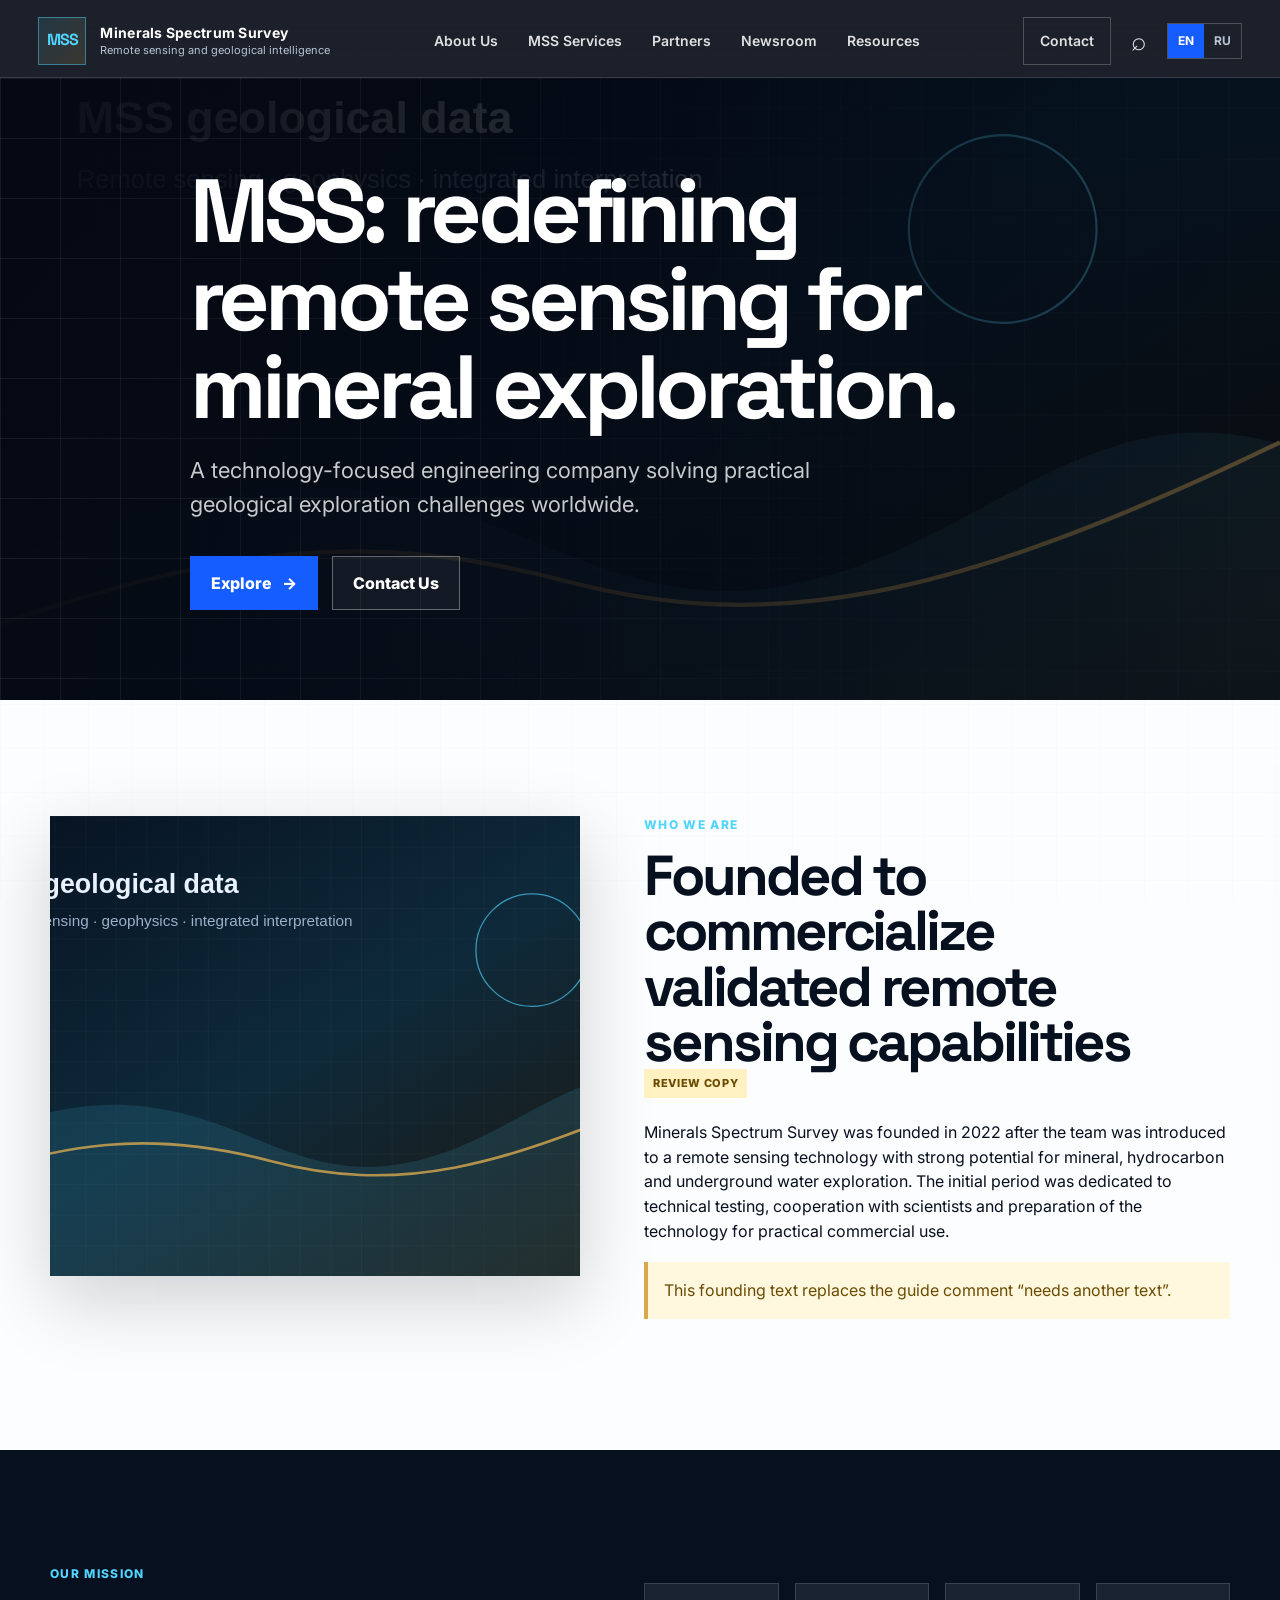
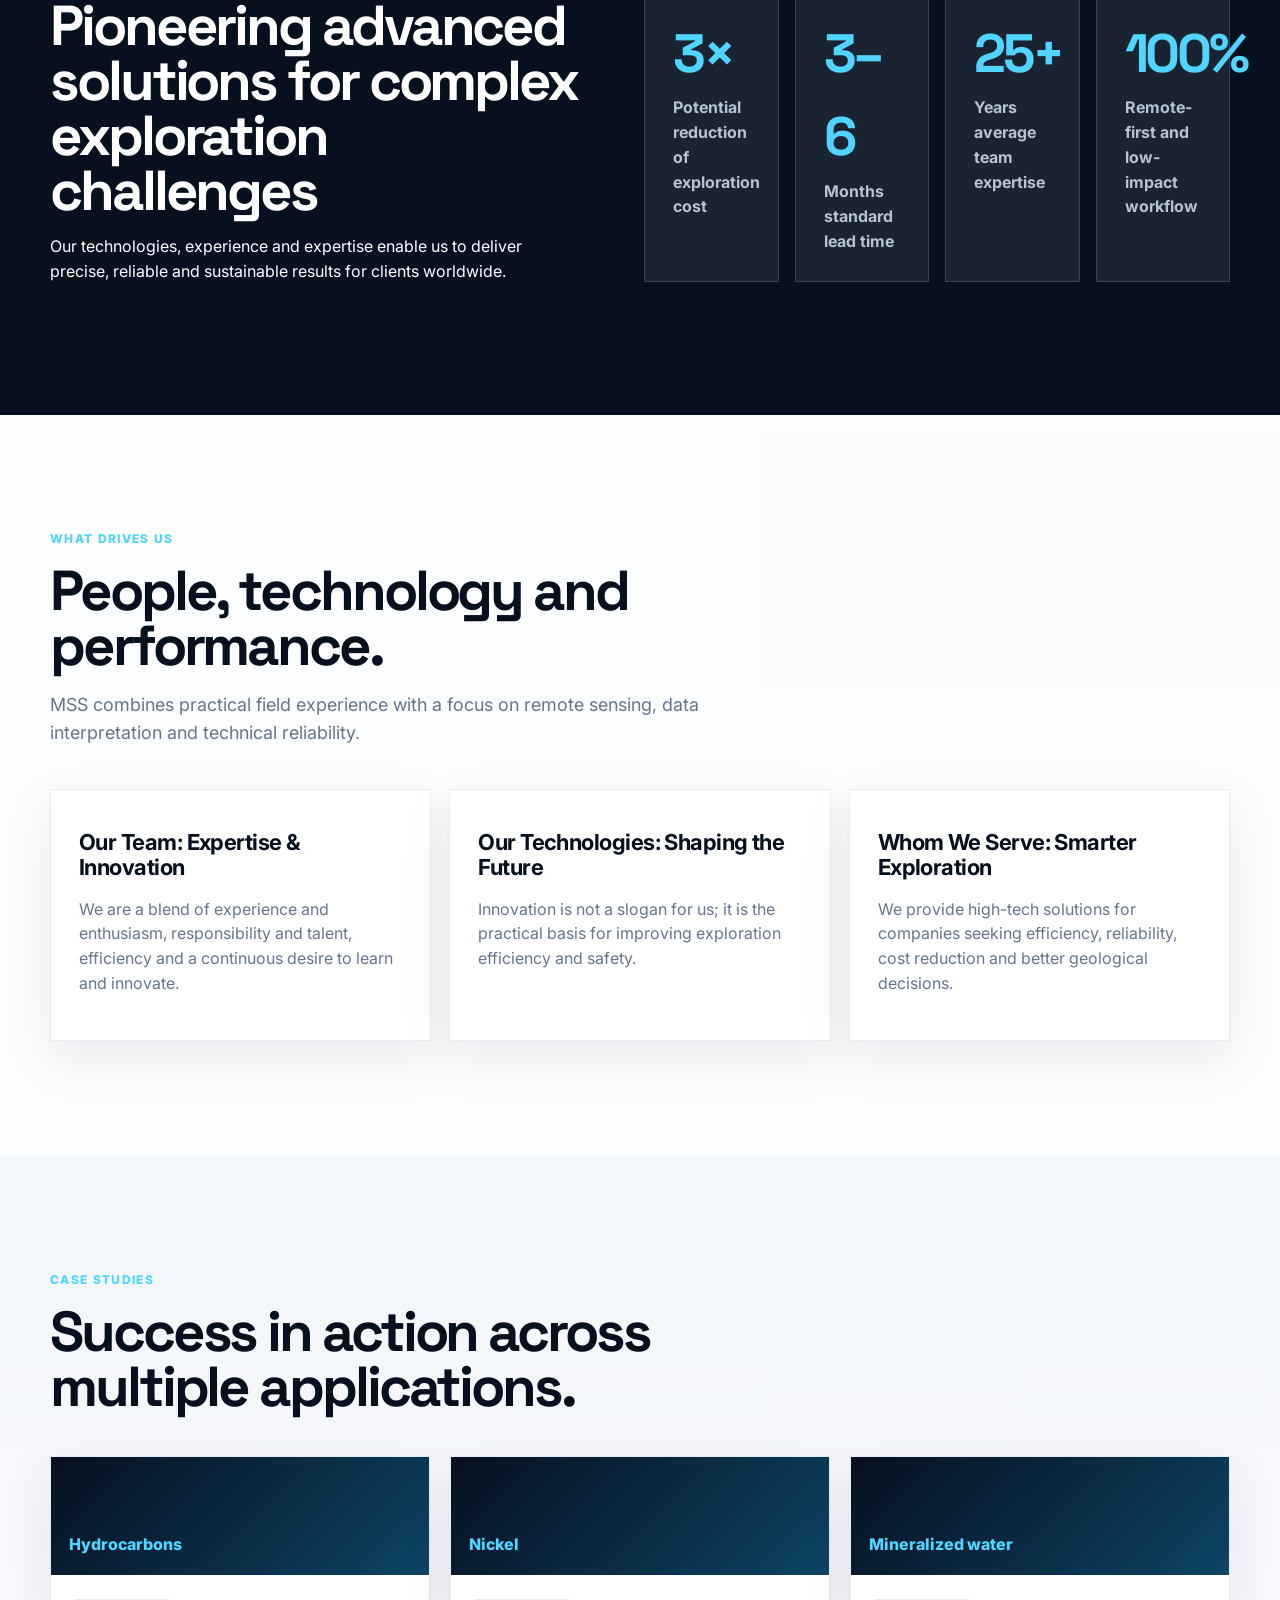
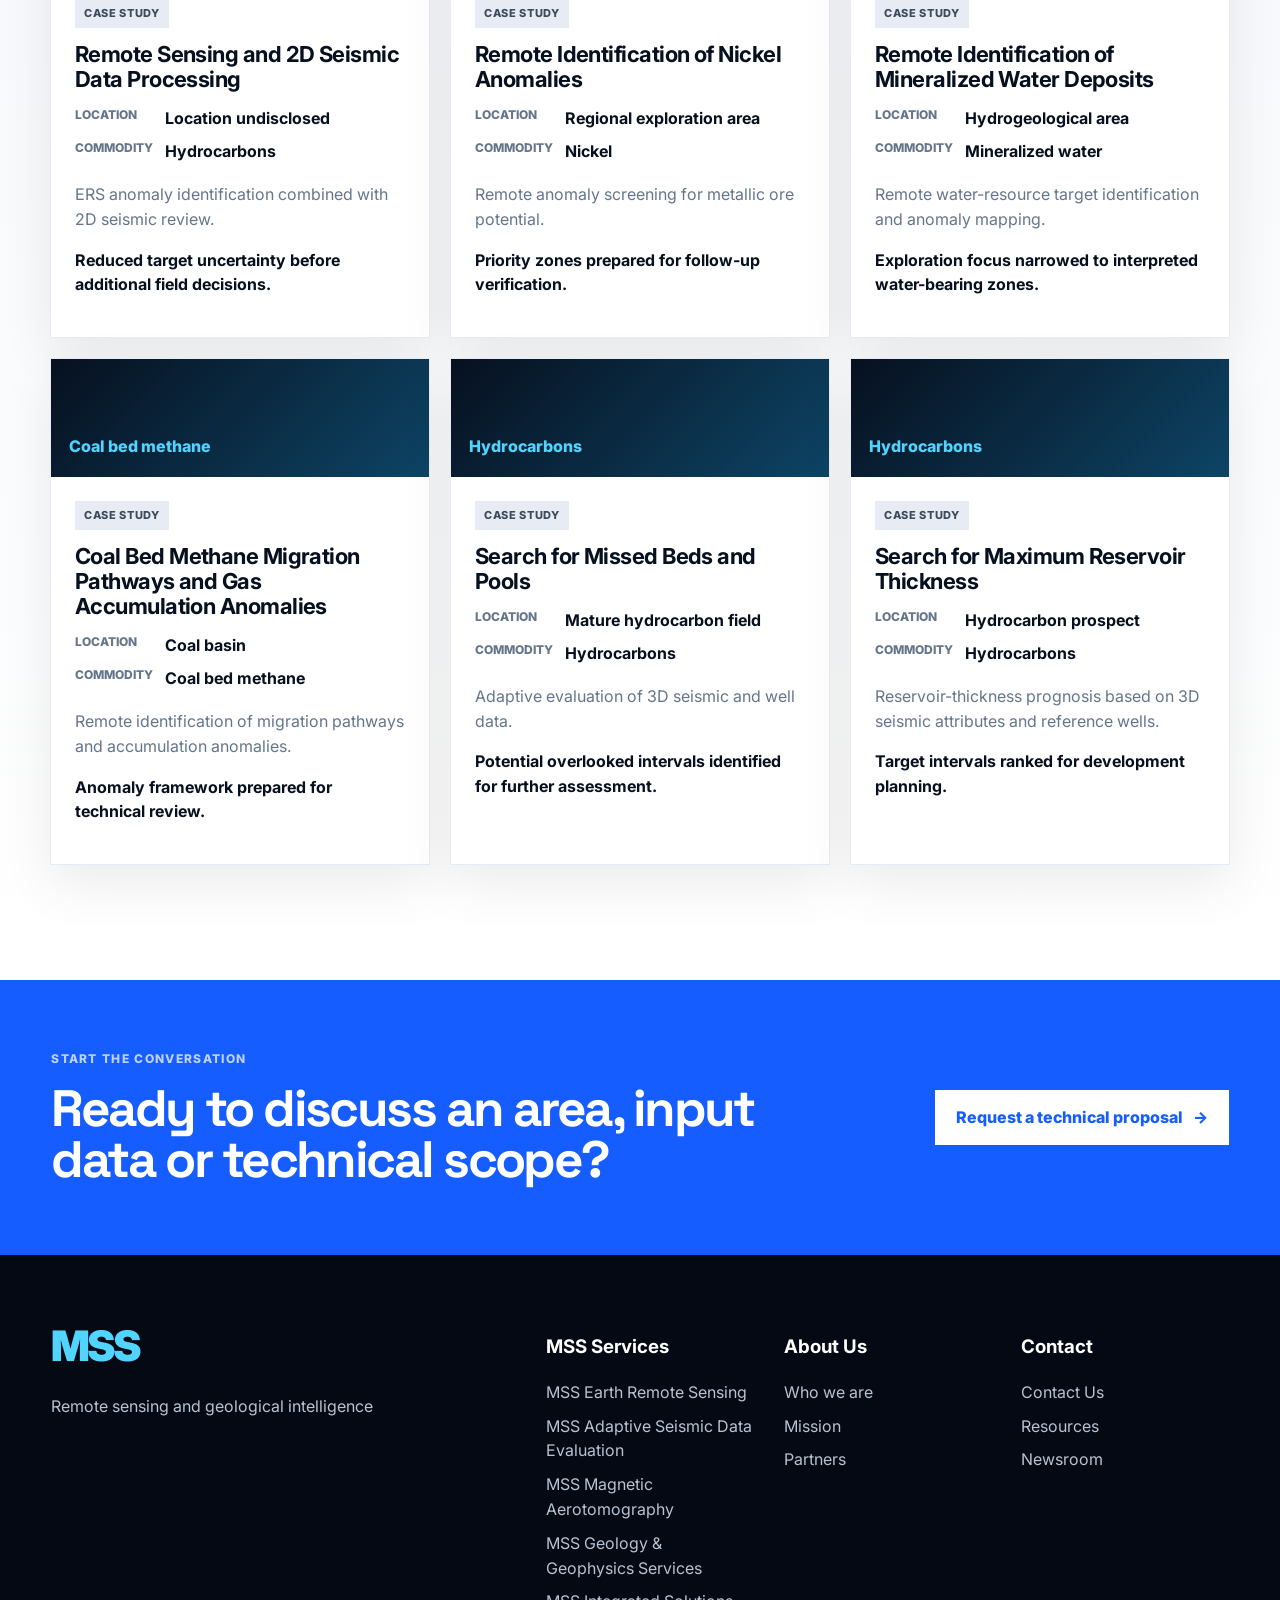
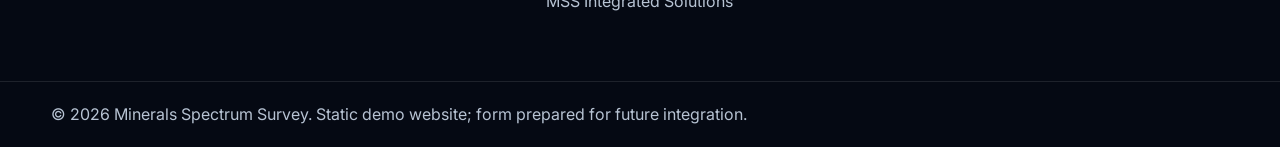
<file: about.html>
<!doctype html>
<html lang="en">
<head>
  <meta charset="utf-8" />
  <meta name="viewport" content="width=device-width, initial-scale=1" />
  <meta name="description" content="Minerals Spectrum Survey provides remote sensing, adaptive seismic evaluation, magnetic aerotomography, and integrated geology and geophysics solutions." />
  <title>About MSS | Mineral Spectrum Survey</title>
  <link rel="icon" href="assets/favicon.svg" type="image/svg+xml" />
  <link rel="stylesheet" href="styles.css" />
</head>
<body data-page="about">
  <div id="site-root"></div>
  <noscript>
    <main class="noscript">
      <h1>Minerals Spectrum Survey</h1>
      <p>This static website uses JavaScript to render bilingual content. Please enable JavaScript to view the full site.</p>
    </main>
  </noscript>
  <script src="data.js"></script>
  <script src="script.js"></script>
</body>
</html>
</file>
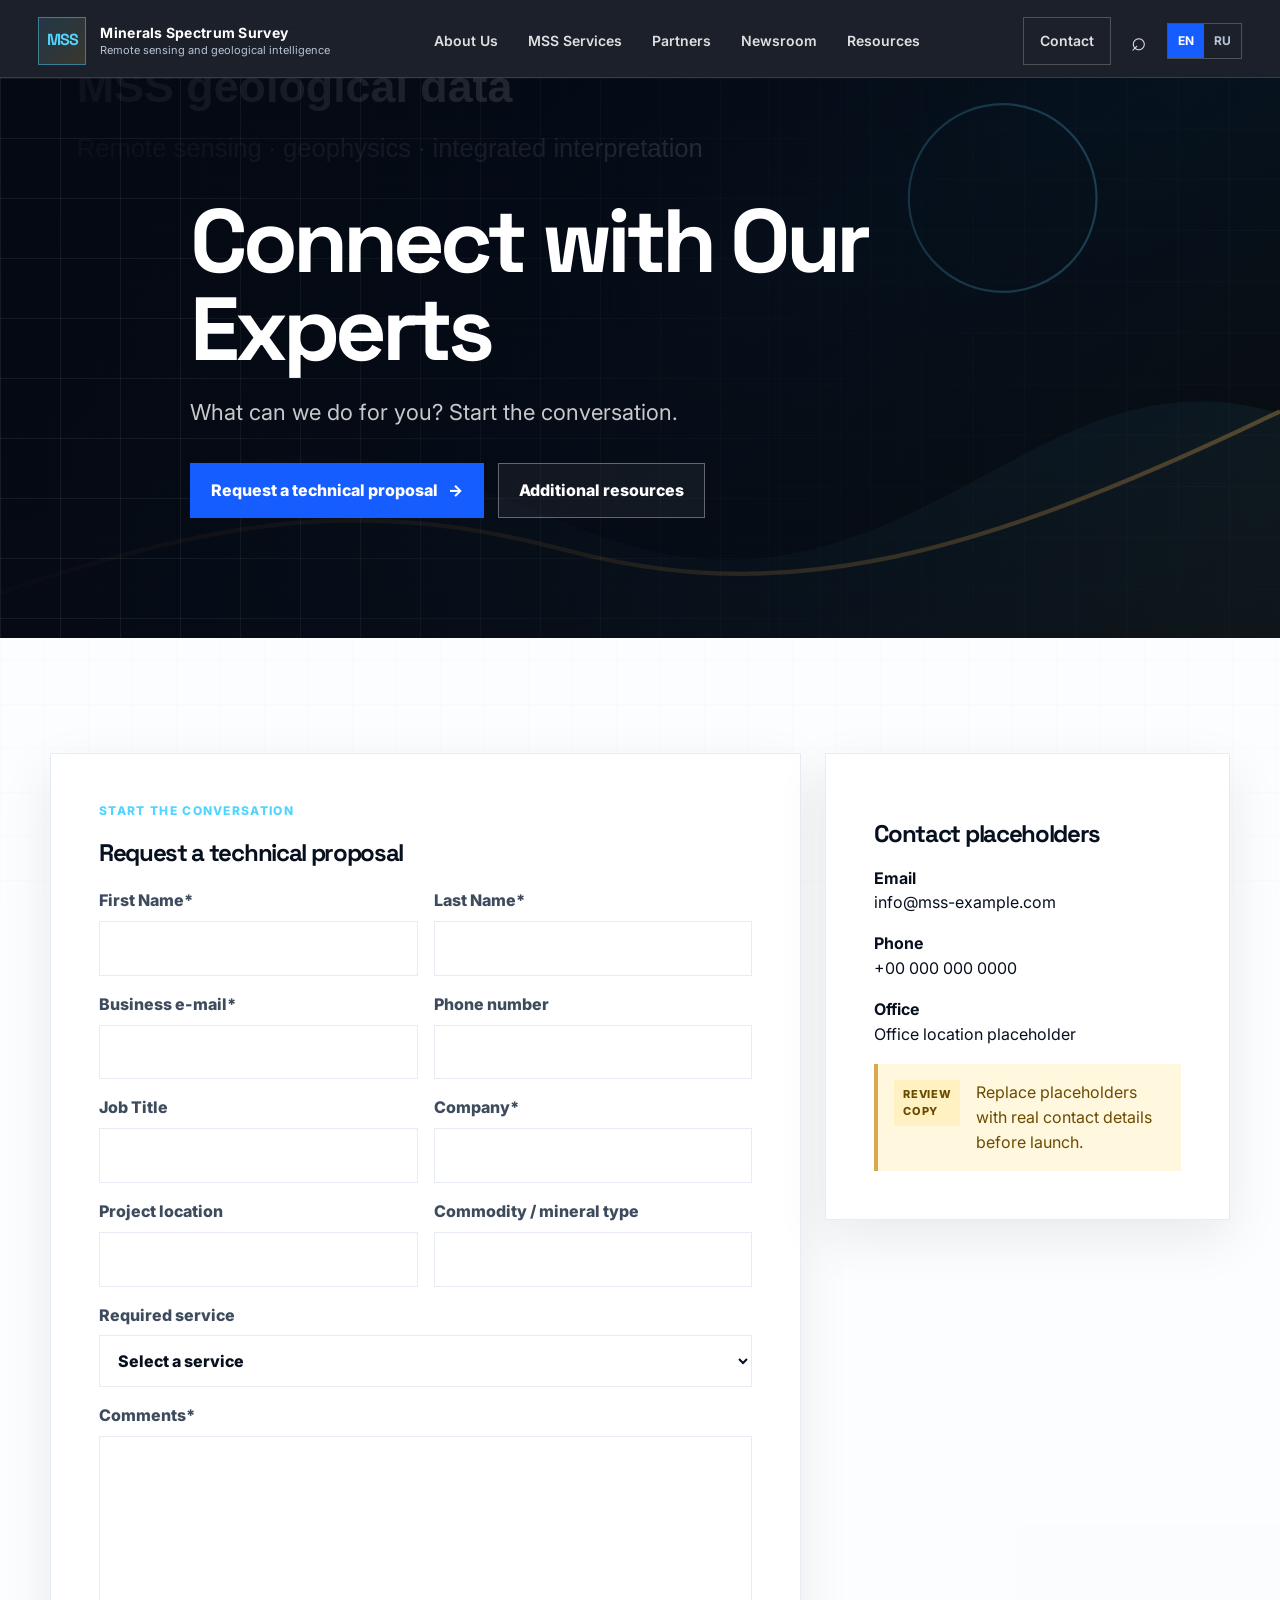
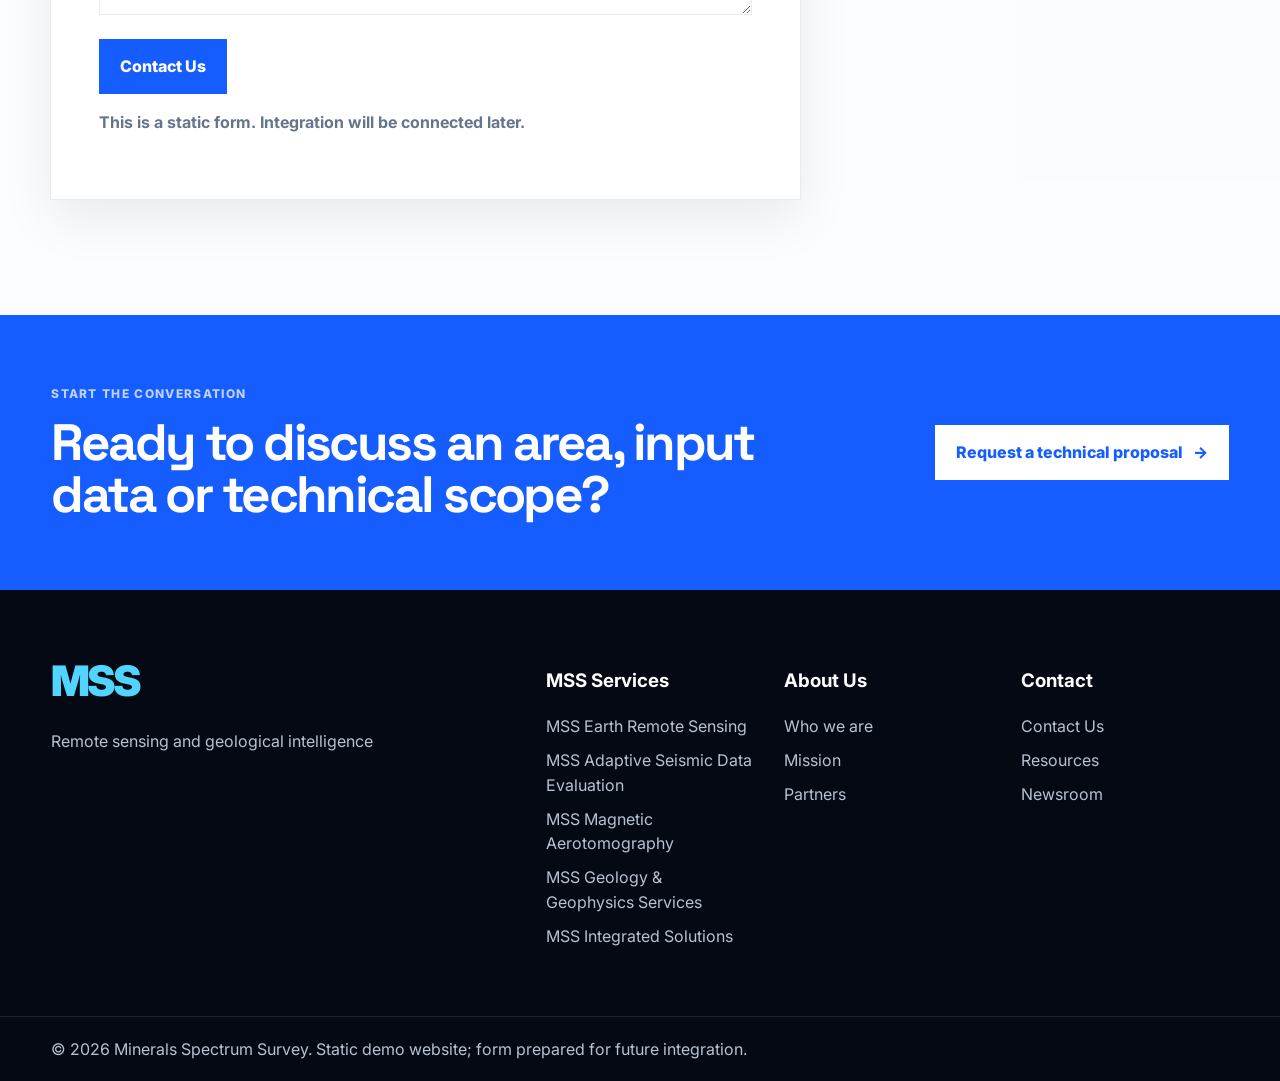
<file: contacts.html>
<!doctype html>
<html lang="en">
<head>
  <meta charset="utf-8" />
  <meta name="viewport" content="width=device-width, initial-scale=1" />
  <meta name="description" content="Minerals Spectrum Survey provides remote sensing, adaptive seismic evaluation, magnetic aerotomography, and integrated geology and geophysics solutions." />
  <title>Contacts | Mineral Spectrum Survey</title>
  <link rel="icon" href="assets/favicon.svg" type="image/svg+xml" />
  <link rel="stylesheet" href="styles.css" />
</head>
<body data-page="contacts">
  <div id="site-root"></div>
  <noscript>
    <main class="noscript">
      <h1>Minerals Spectrum Survey</h1>
      <p>This static website uses JavaScript to render bilingual content. Please enable JavaScript to view the full site.</p>
    </main>
  </noscript>
  <script src="data.js"></script>
  <script src="script.js"></script>
</body>
</html>
</file>
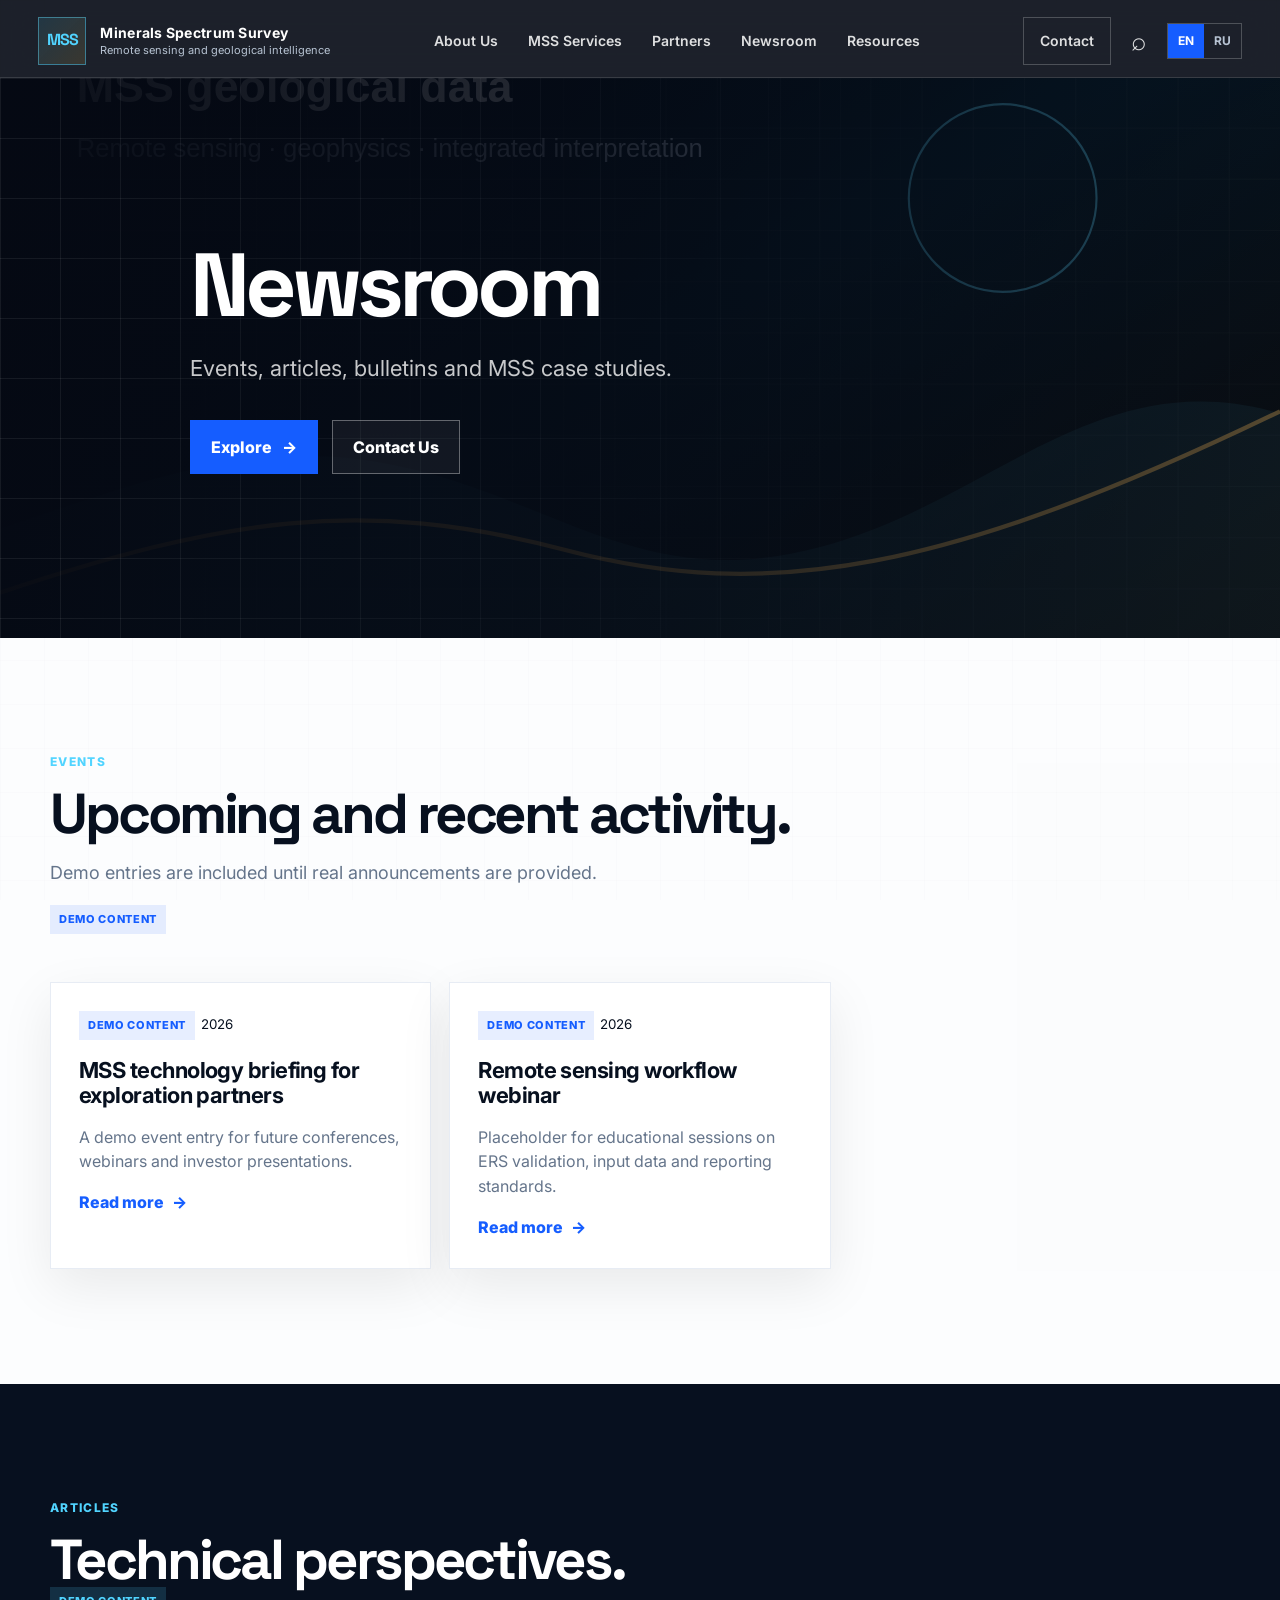
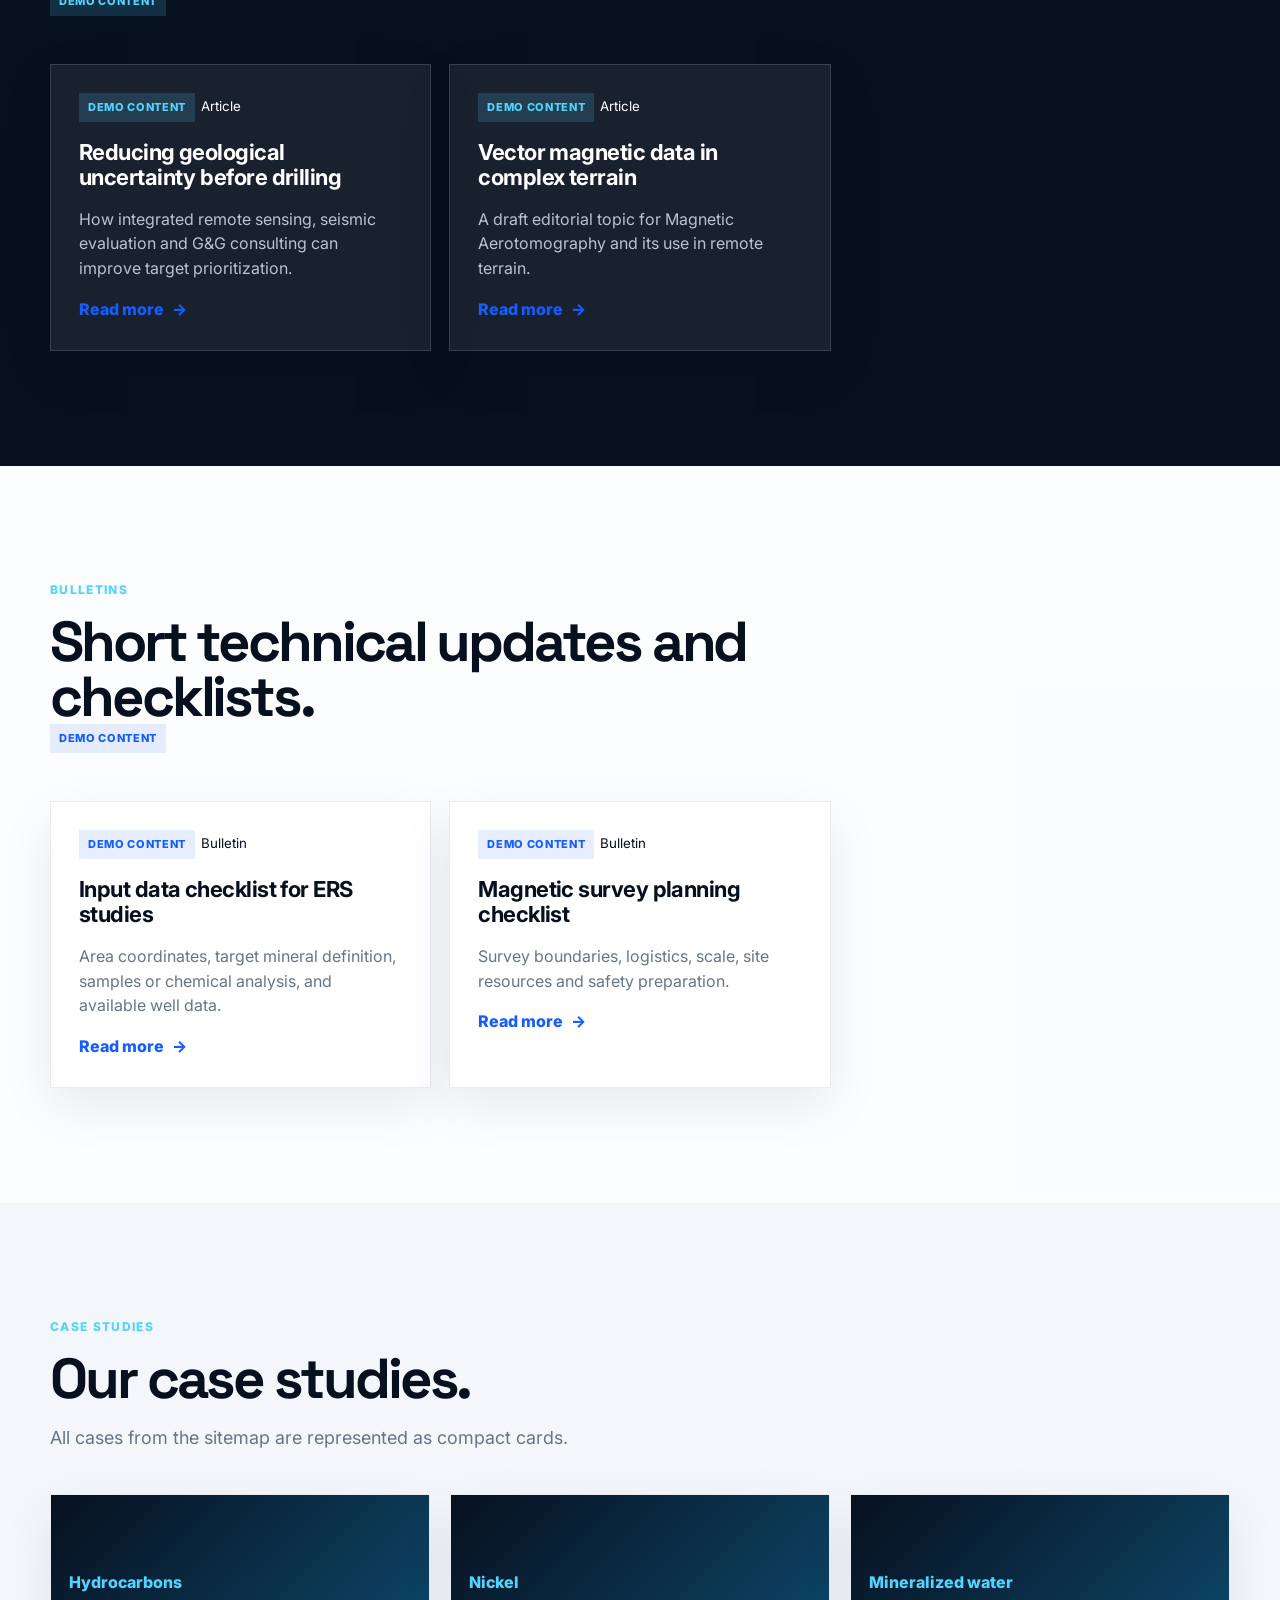
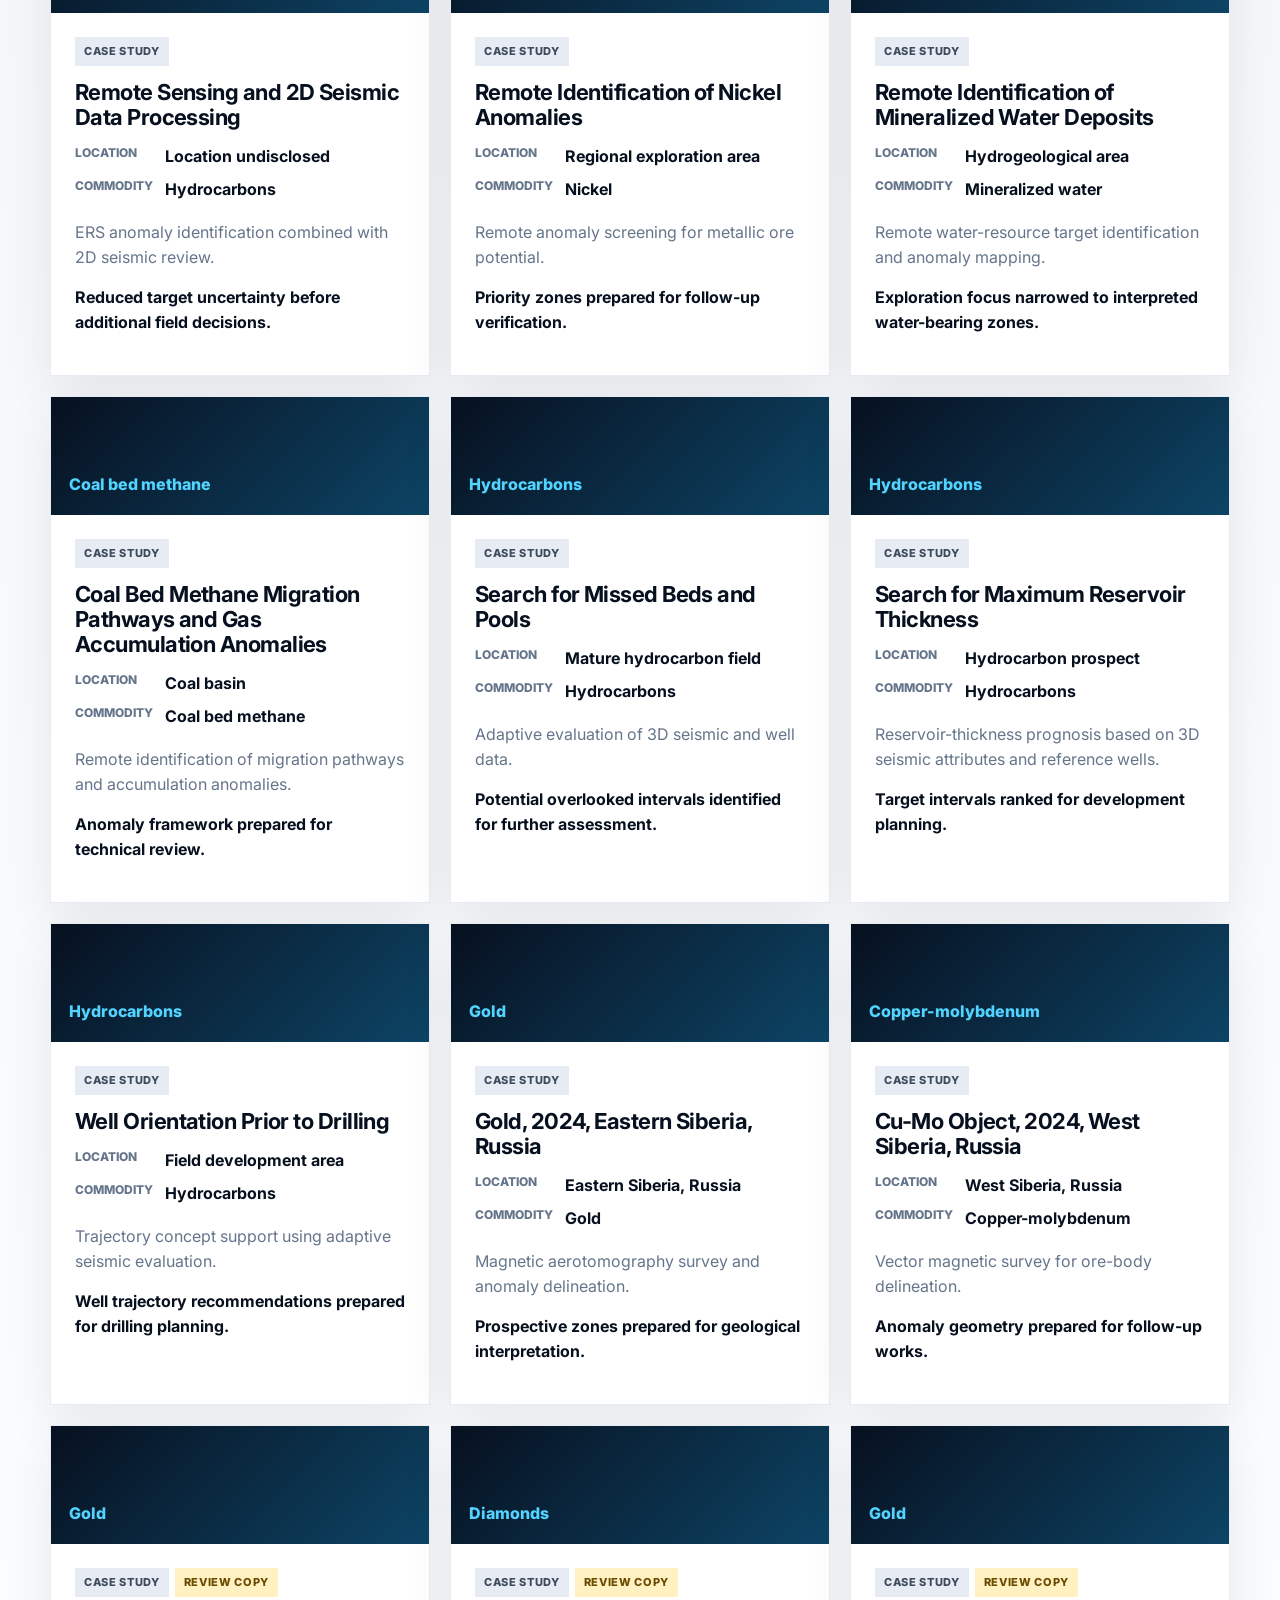
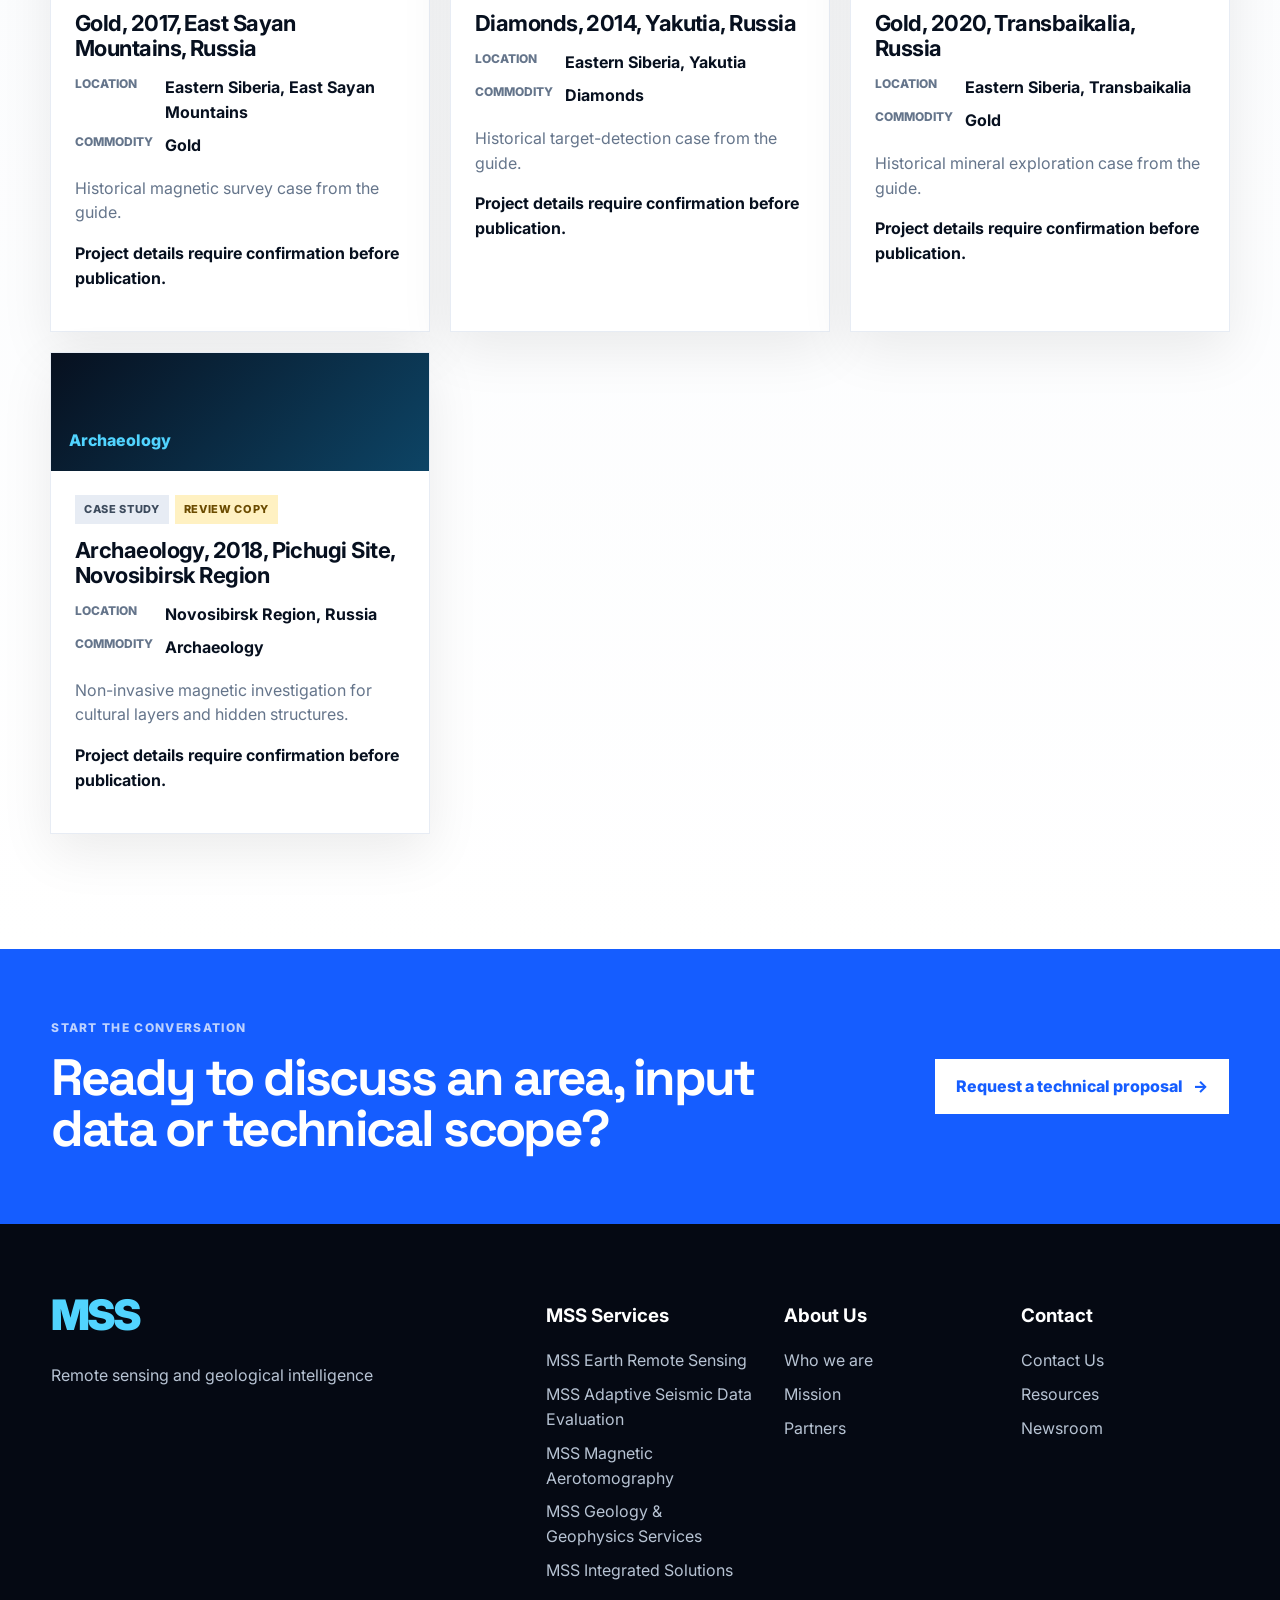
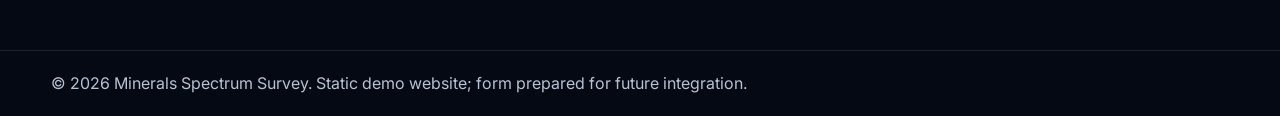
<file: newsroom.html>
<!doctype html>
<html lang="en">
<head>
  <meta charset="utf-8" />
  <meta name="viewport" content="width=device-width, initial-scale=1" />
  <meta name="description" content="Minerals Spectrum Survey provides remote sensing, adaptive seismic evaluation, magnetic aerotomography, and integrated geology and geophysics solutions." />
  <title>Newsroom | Mineral Spectrum Survey</title>
  <link rel="icon" href="assets/favicon.svg" type="image/svg+xml" />
  <link rel="stylesheet" href="styles.css" />
</head>
<body data-page="newsroom">
  <div id="site-root"></div>
  <noscript>
    <main class="noscript">
      <h1>Minerals Spectrum Survey</h1>
      <p>This static website uses JavaScript to render bilingual content. Please enable JavaScript to view the full site.</p>
    </main>
  </noscript>
  <script src="data.js"></script>
  <script src="script.js"></script>
</body>
</html>
</file>
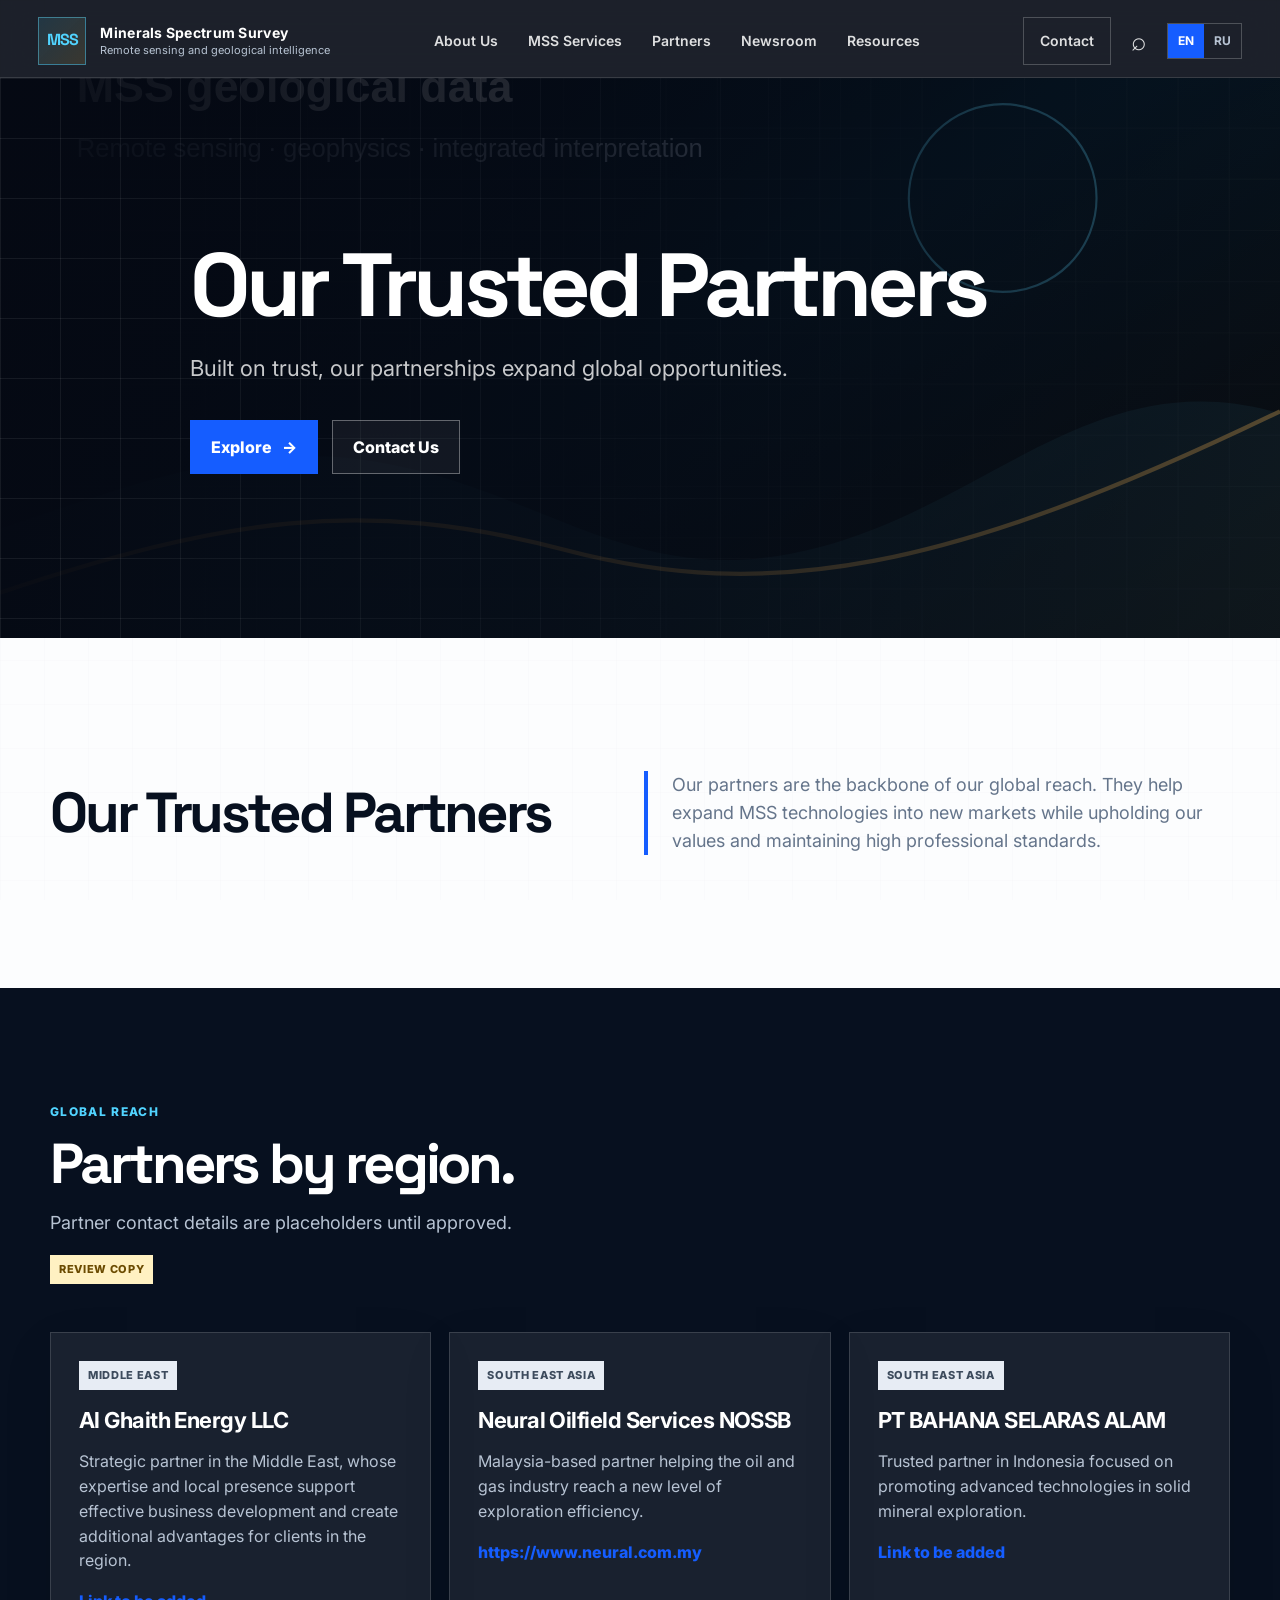
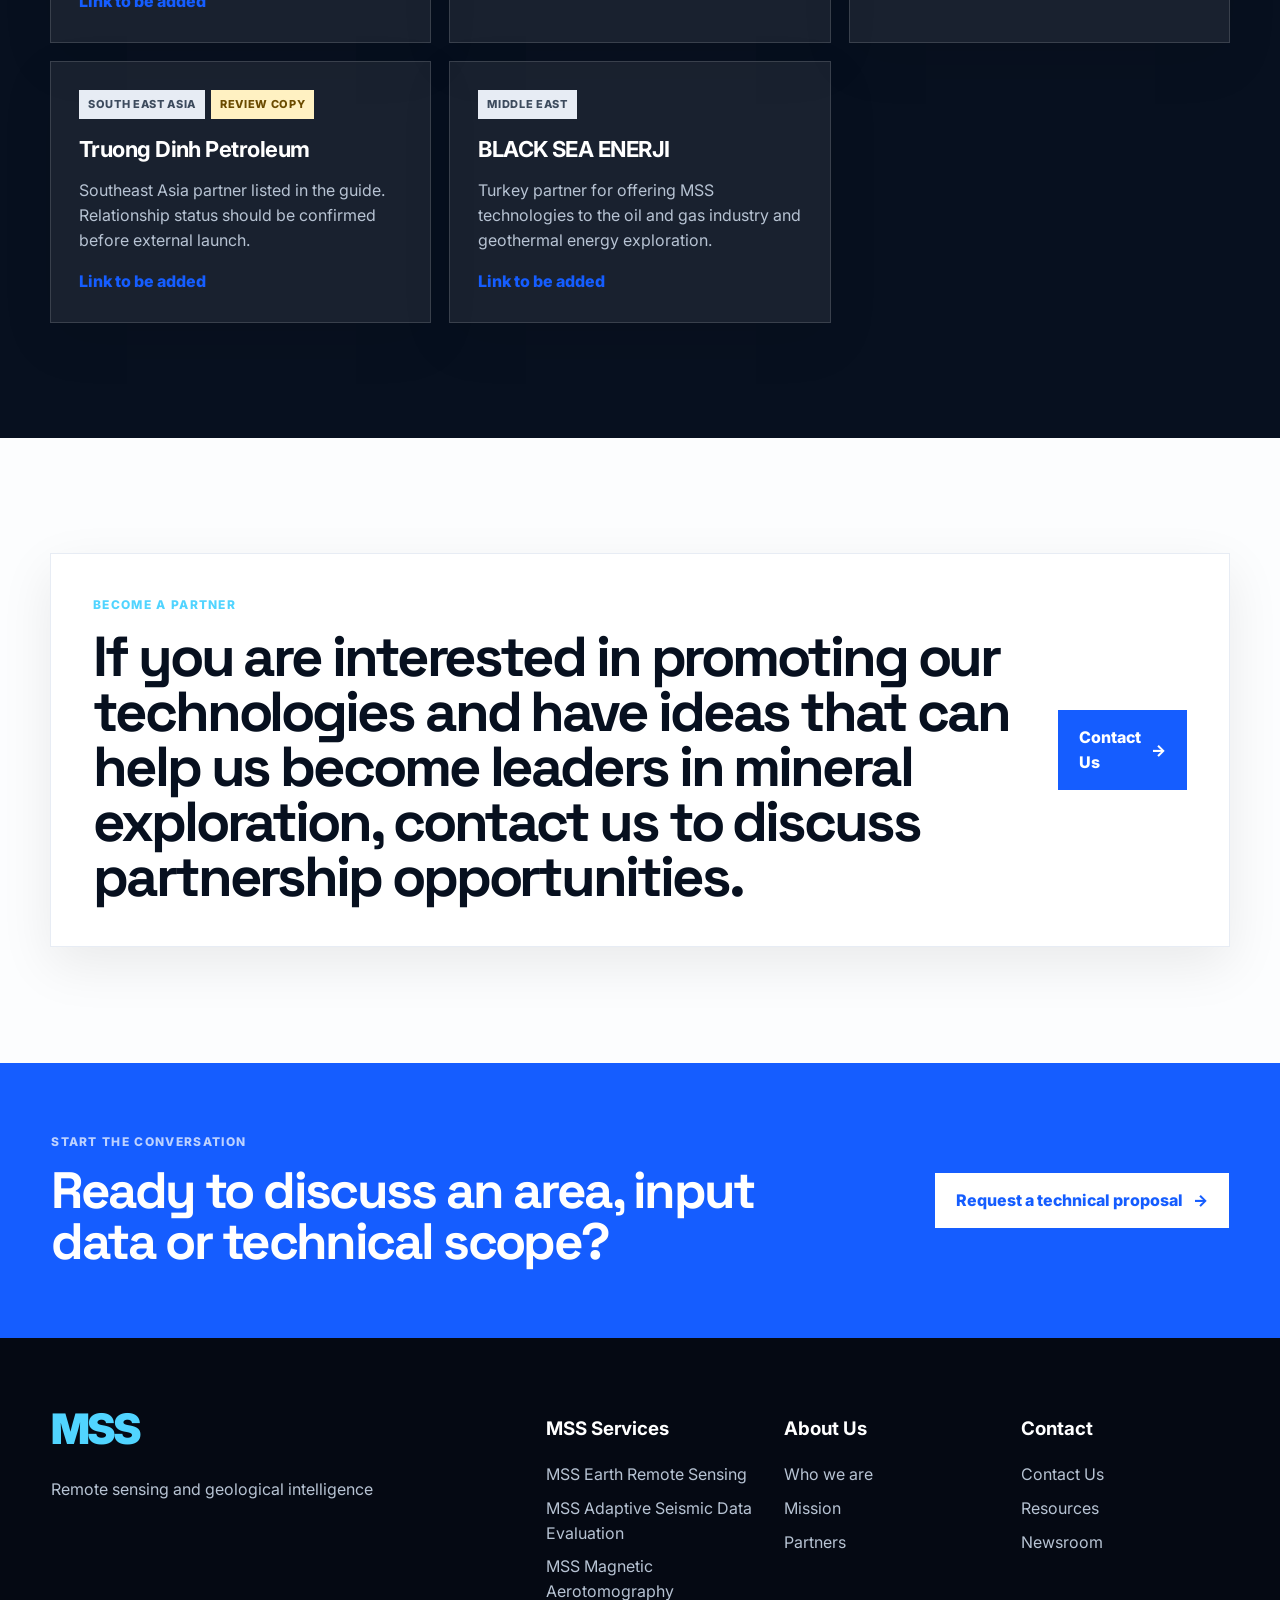
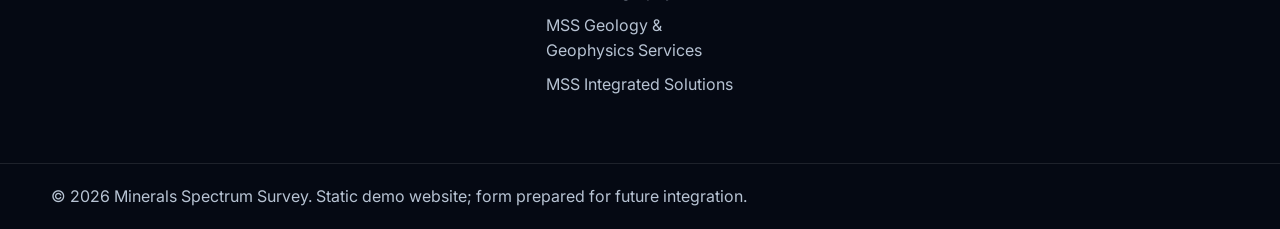
<file: partners.html>
<!doctype html>
<html lang="en">
<head>
  <meta charset="utf-8" />
  <meta name="viewport" content="width=device-width, initial-scale=1" />
  <meta name="description" content="Minerals Spectrum Survey provides remote sensing, adaptive seismic evaluation, magnetic aerotomography, and integrated geology and geophysics solutions." />
  <title>Partners | Mineral Spectrum Survey</title>
  <link rel="icon" href="assets/favicon.svg" type="image/svg+xml" />
  <link rel="stylesheet" href="styles.css" />
</head>
<body data-page="partners">
  <div id="site-root"></div>
  <noscript>
    <main class="noscript">
      <h1>Minerals Spectrum Survey</h1>
      <p>This static website uses JavaScript to render bilingual content. Please enable JavaScript to view the full site.</p>
    </main>
  </noscript>
  <script src="data.js"></script>
  <script src="script.js"></script>
</body>
</html>
</file>
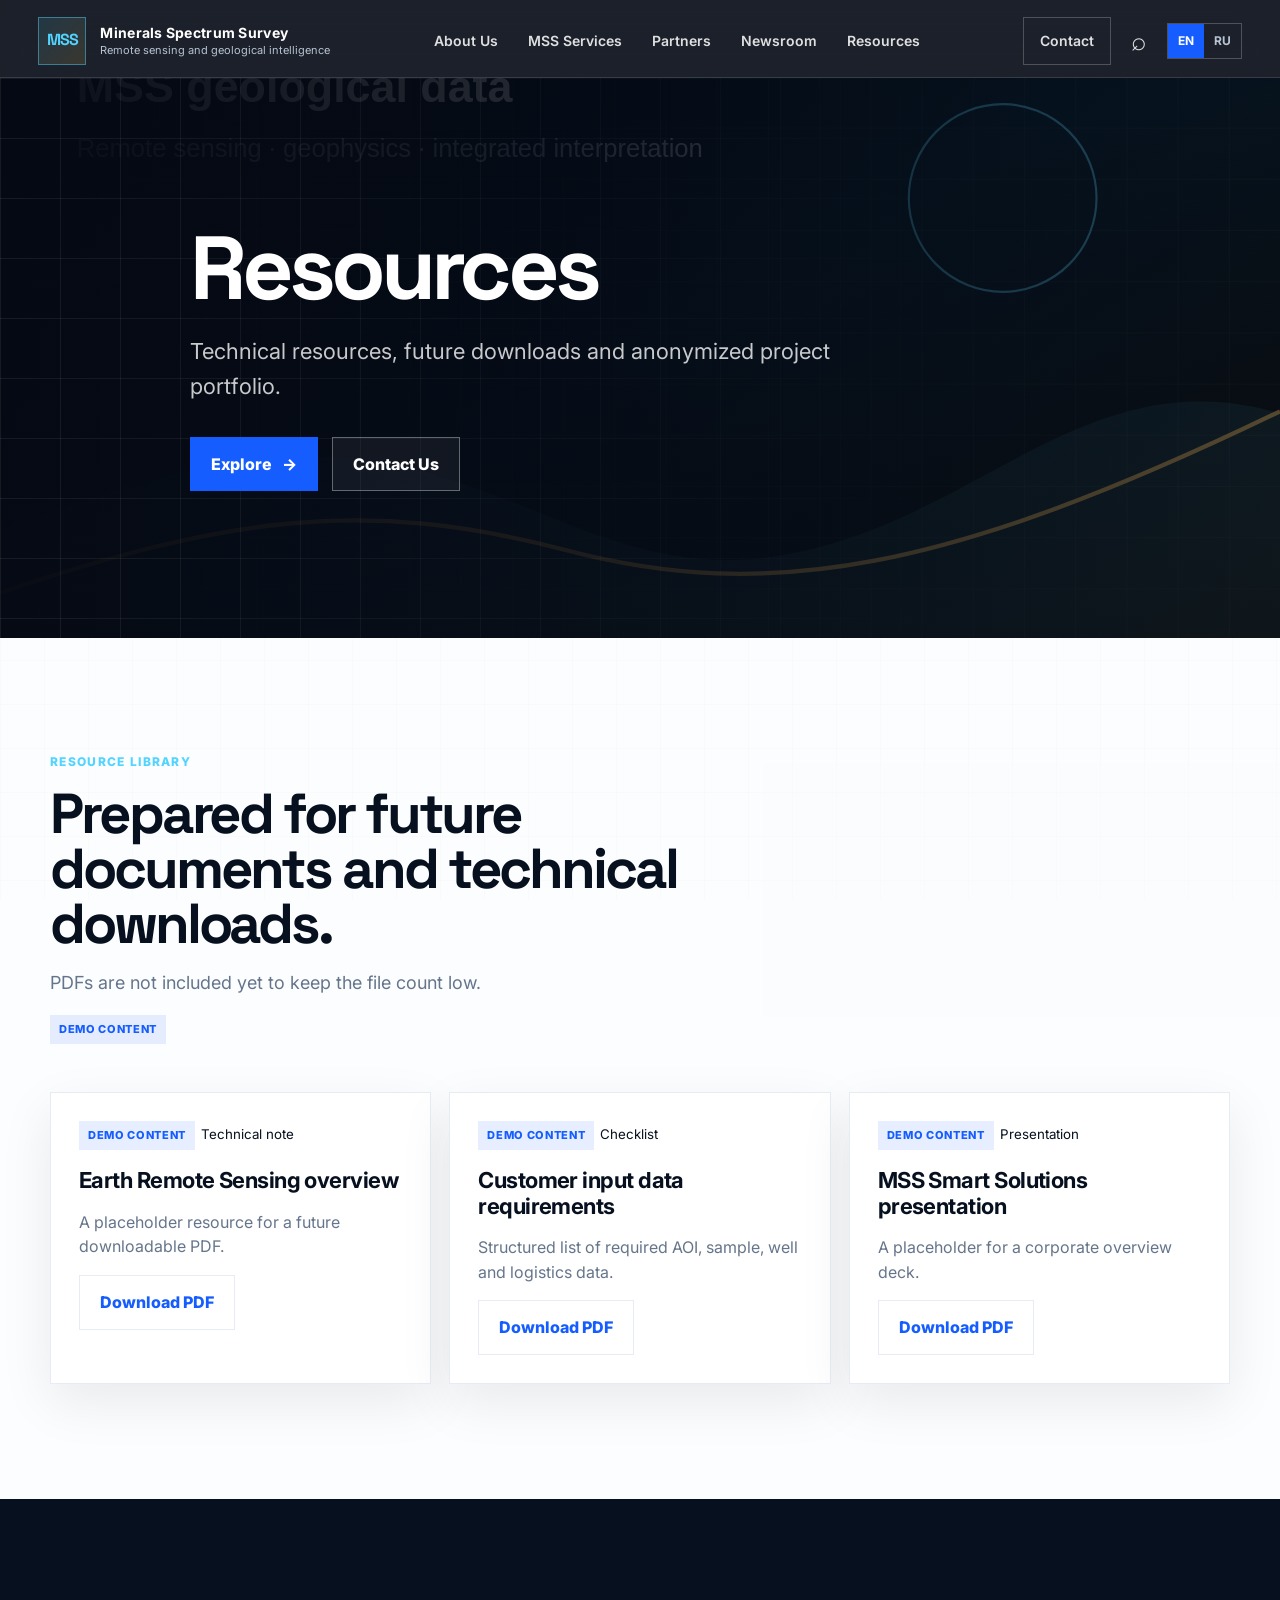
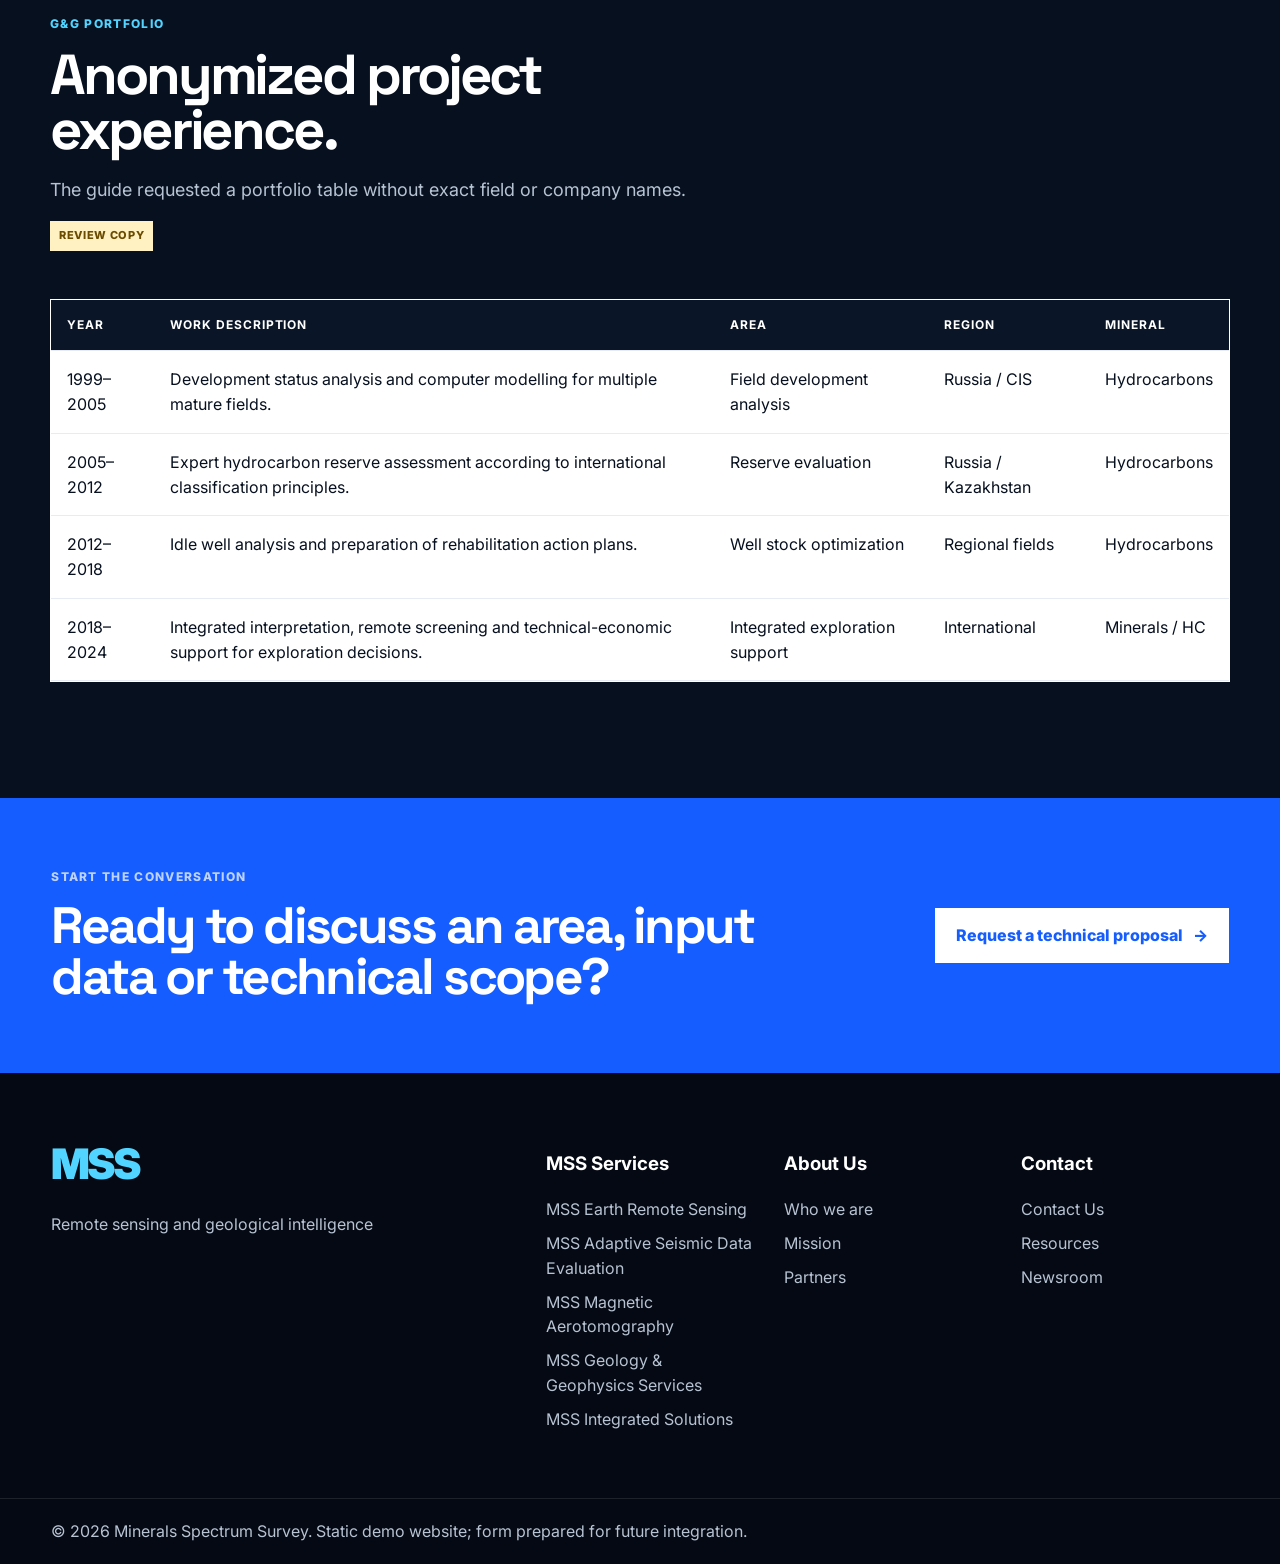
<file: resources.html>
<!doctype html>
<html lang="en">
<head>
  <meta charset="utf-8" />
  <meta name="viewport" content="width=device-width, initial-scale=1" />
  <meta name="description" content="Minerals Spectrum Survey provides remote sensing, adaptive seismic evaluation, magnetic aerotomography, and integrated geology and geophysics solutions." />
  <title>Resources | Mineral Spectrum Survey</title>
  <link rel="icon" href="assets/favicon.svg" type="image/svg+xml" />
  <link rel="stylesheet" href="styles.css" />
</head>
<body data-page="resources">
  <div id="site-root"></div>
  <noscript>
    <main class="noscript">
      <h1>Minerals Spectrum Survey</h1>
      <p>This static website uses JavaScript to render bilingual content. Please enable JavaScript to view the full site.</p>
    </main>
  </noscript>
  <script src="data.js"></script>
  <script src="script.js"></script>
</body>
</html>
</file>
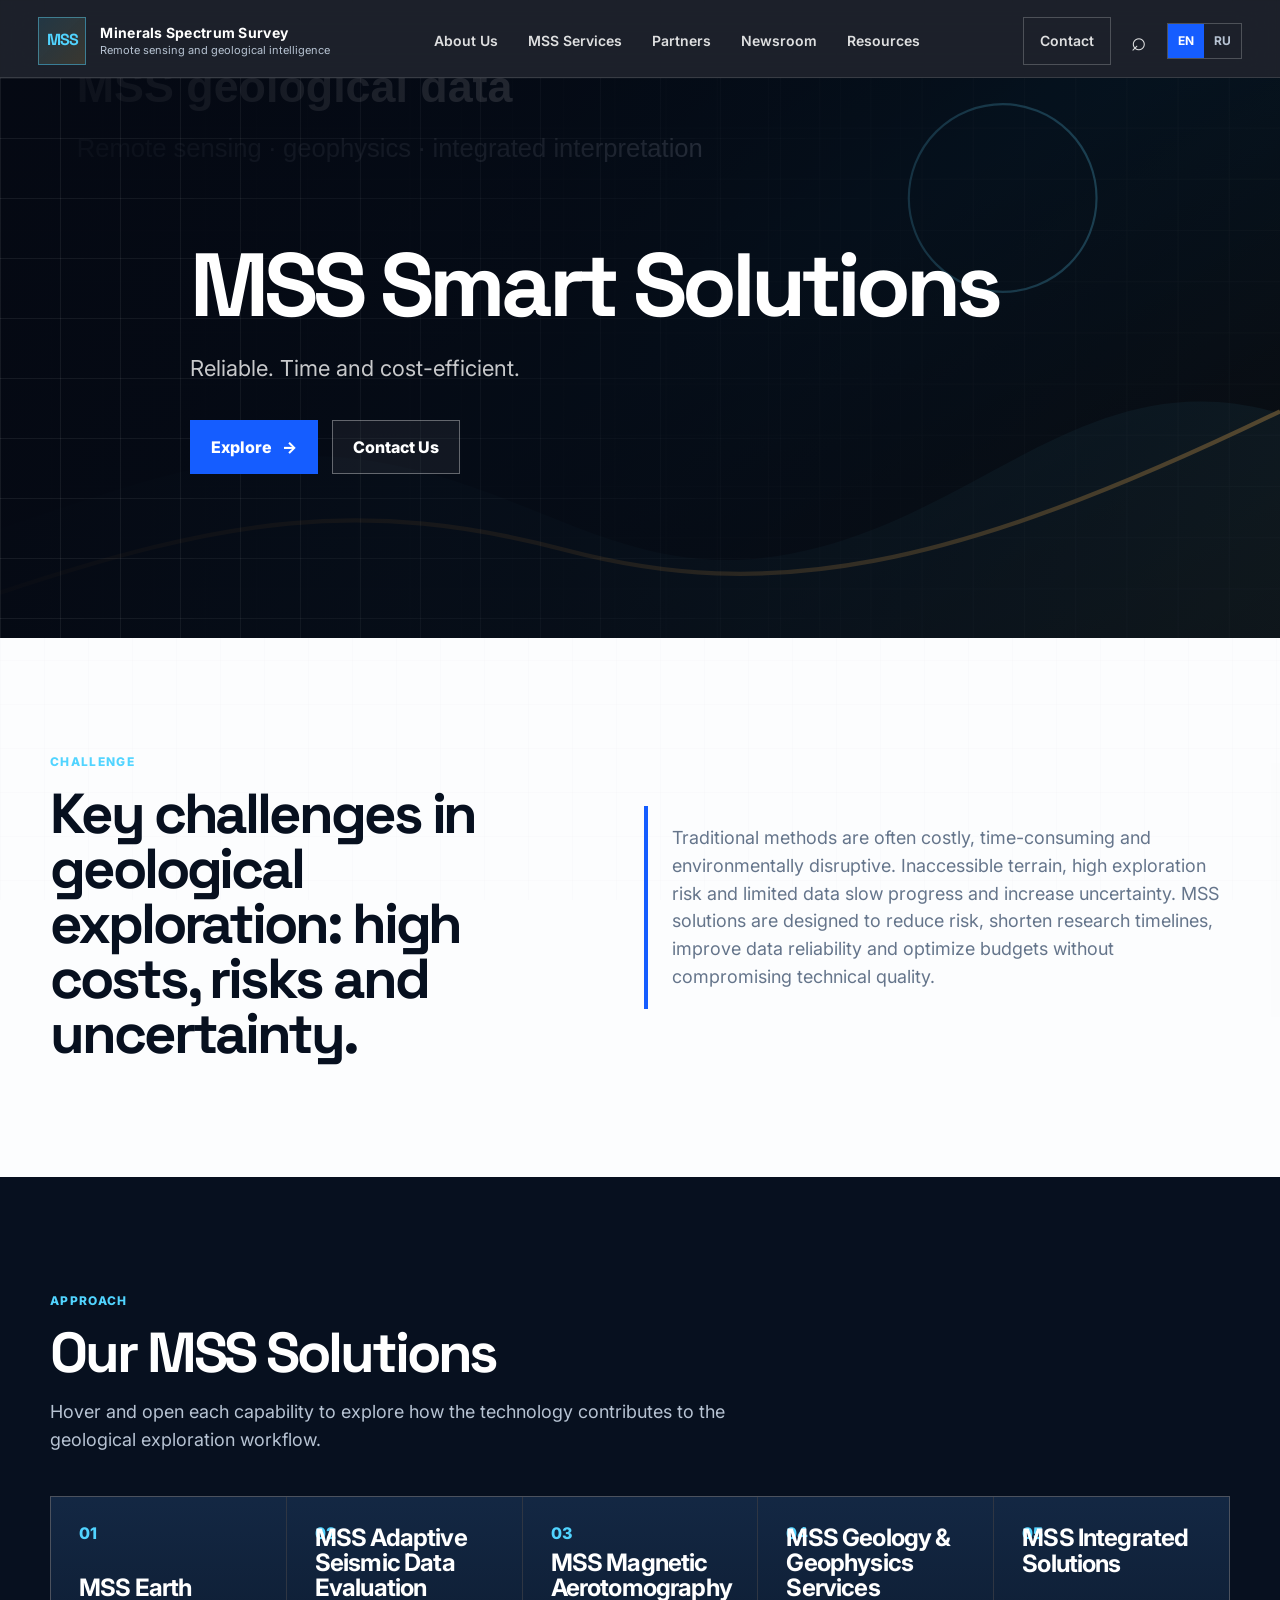
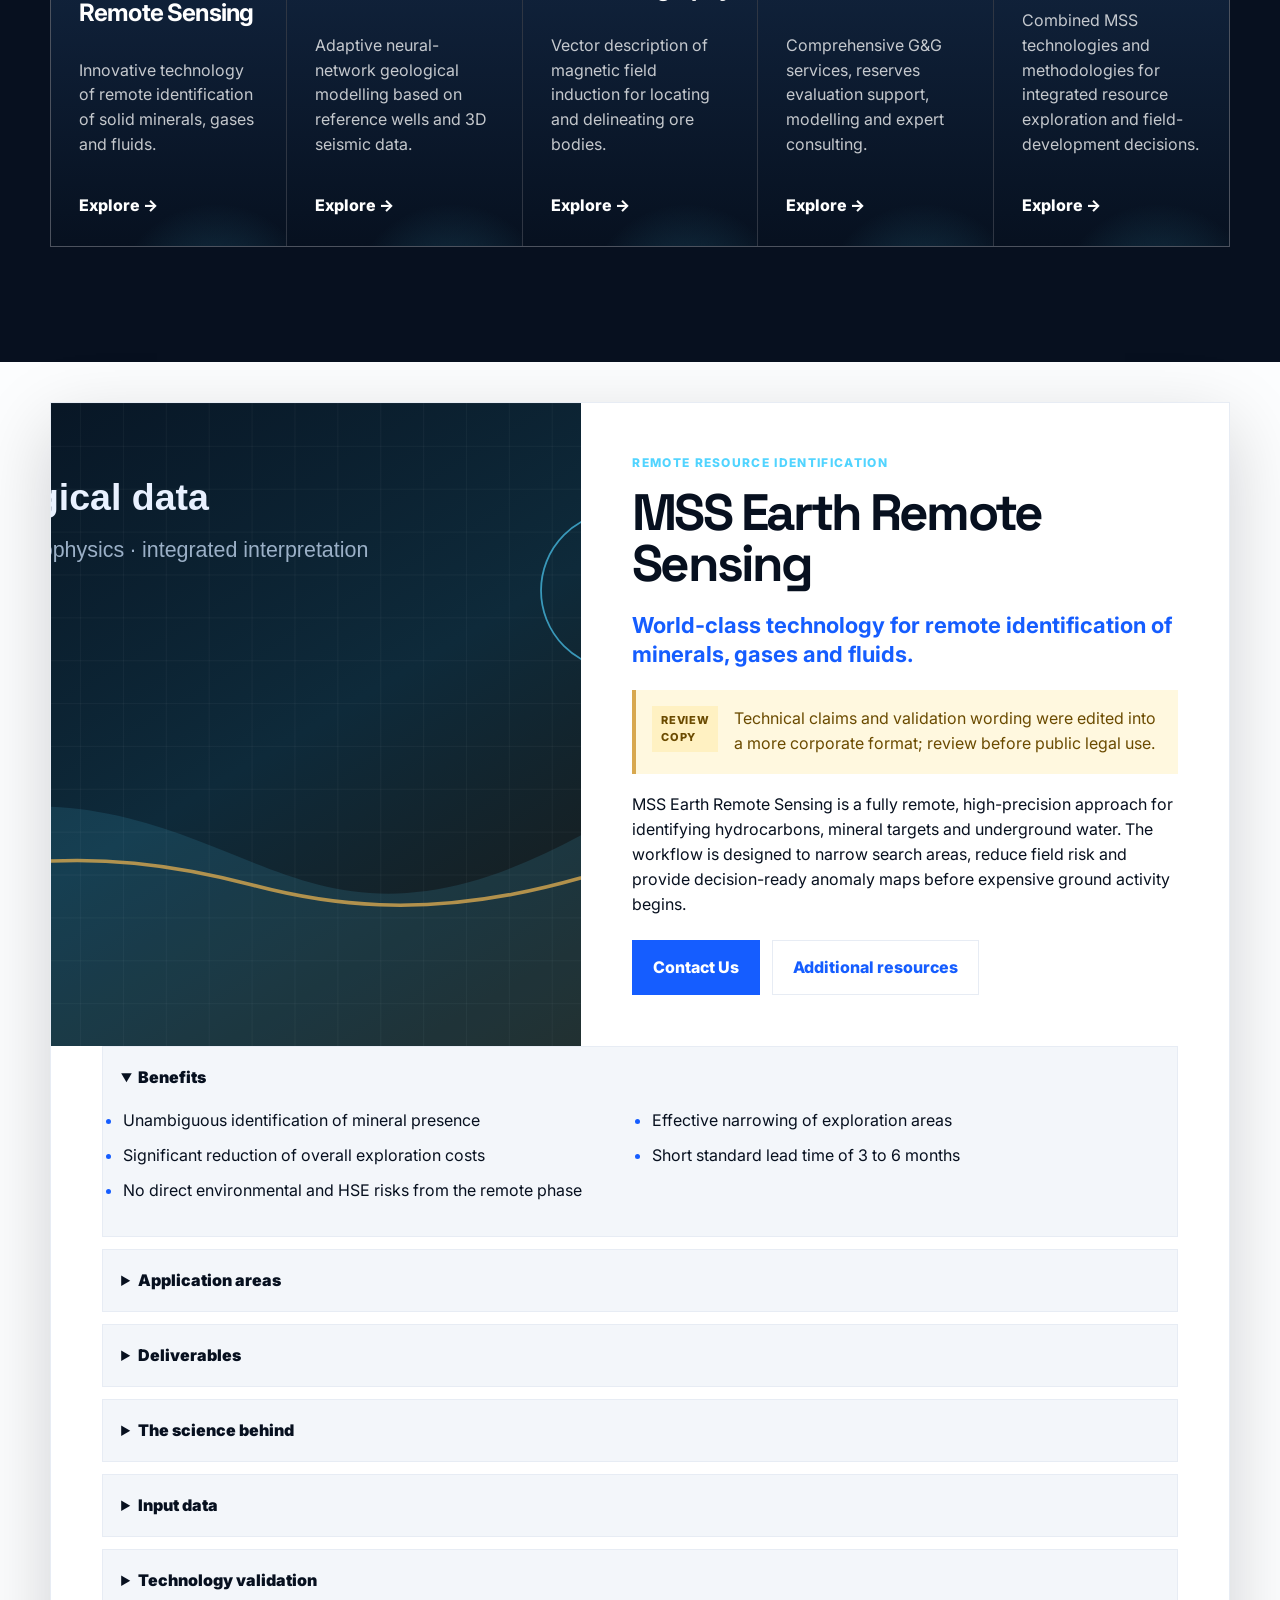
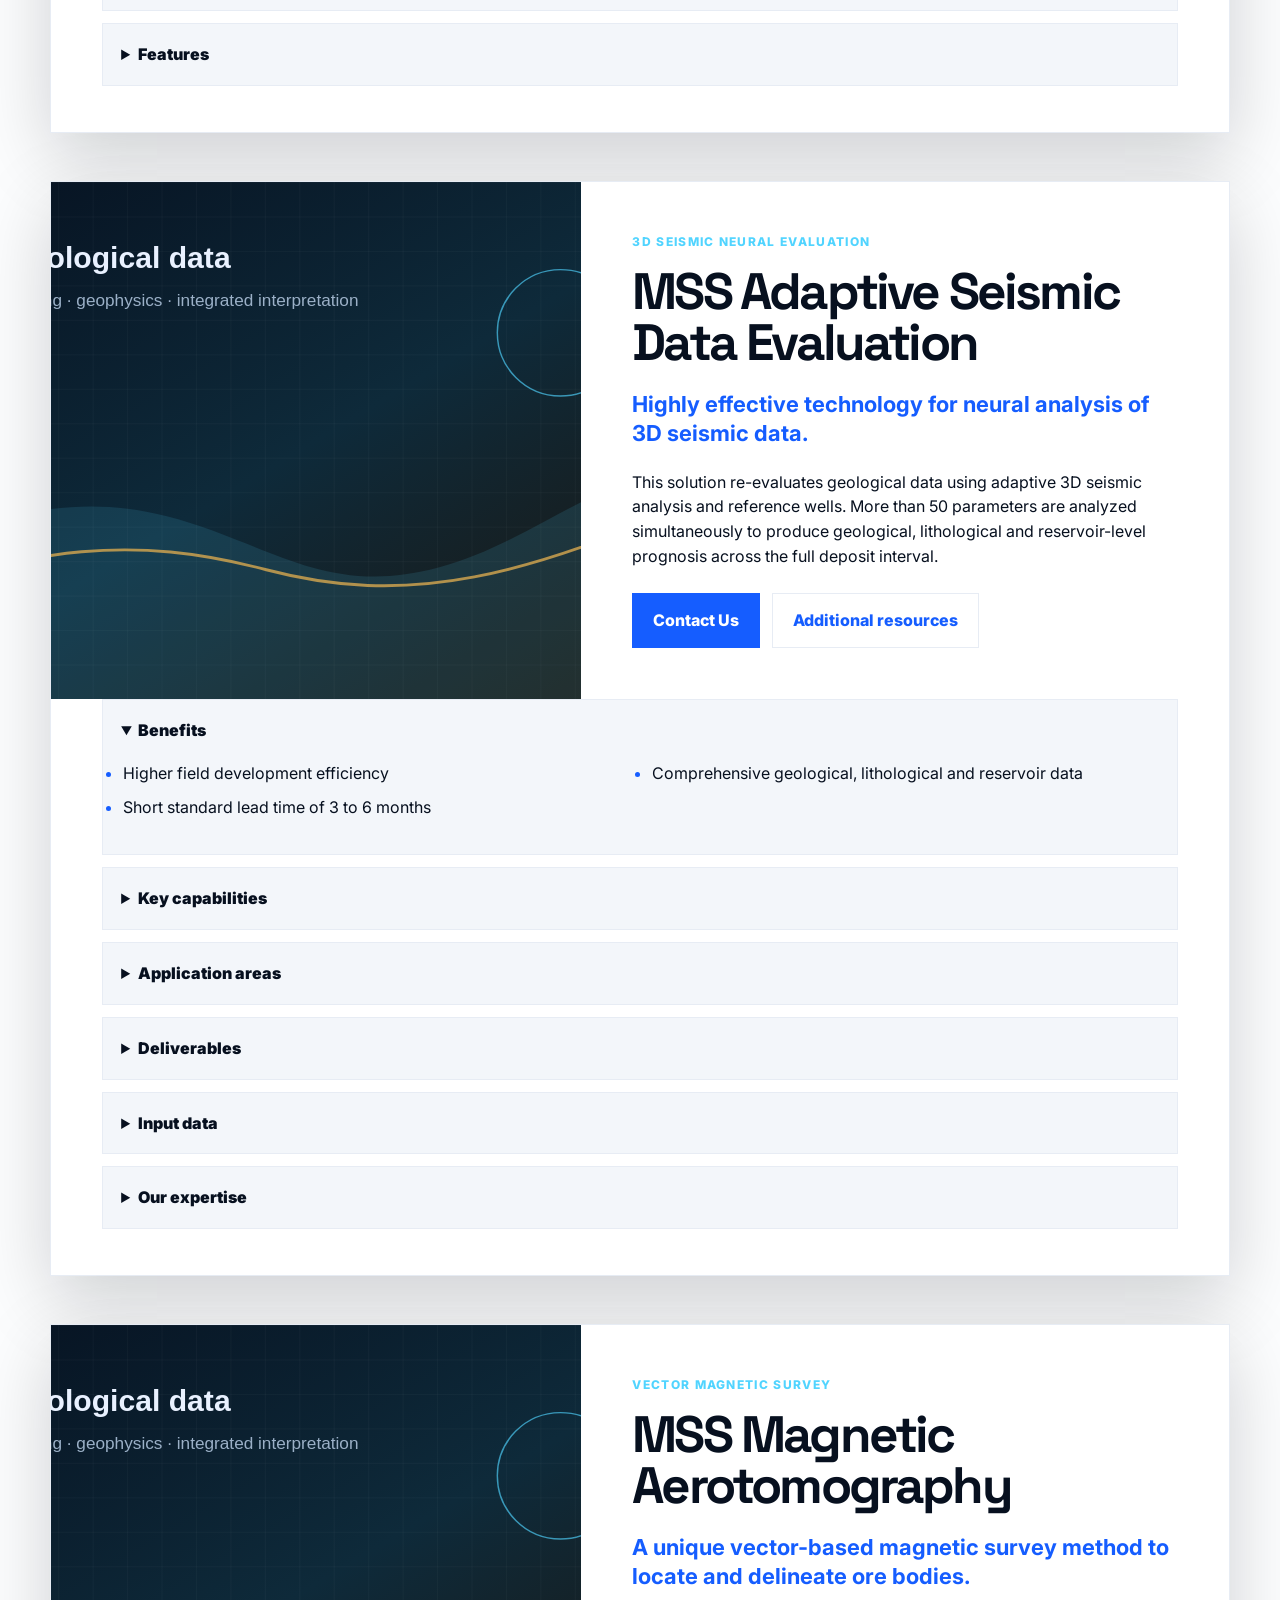
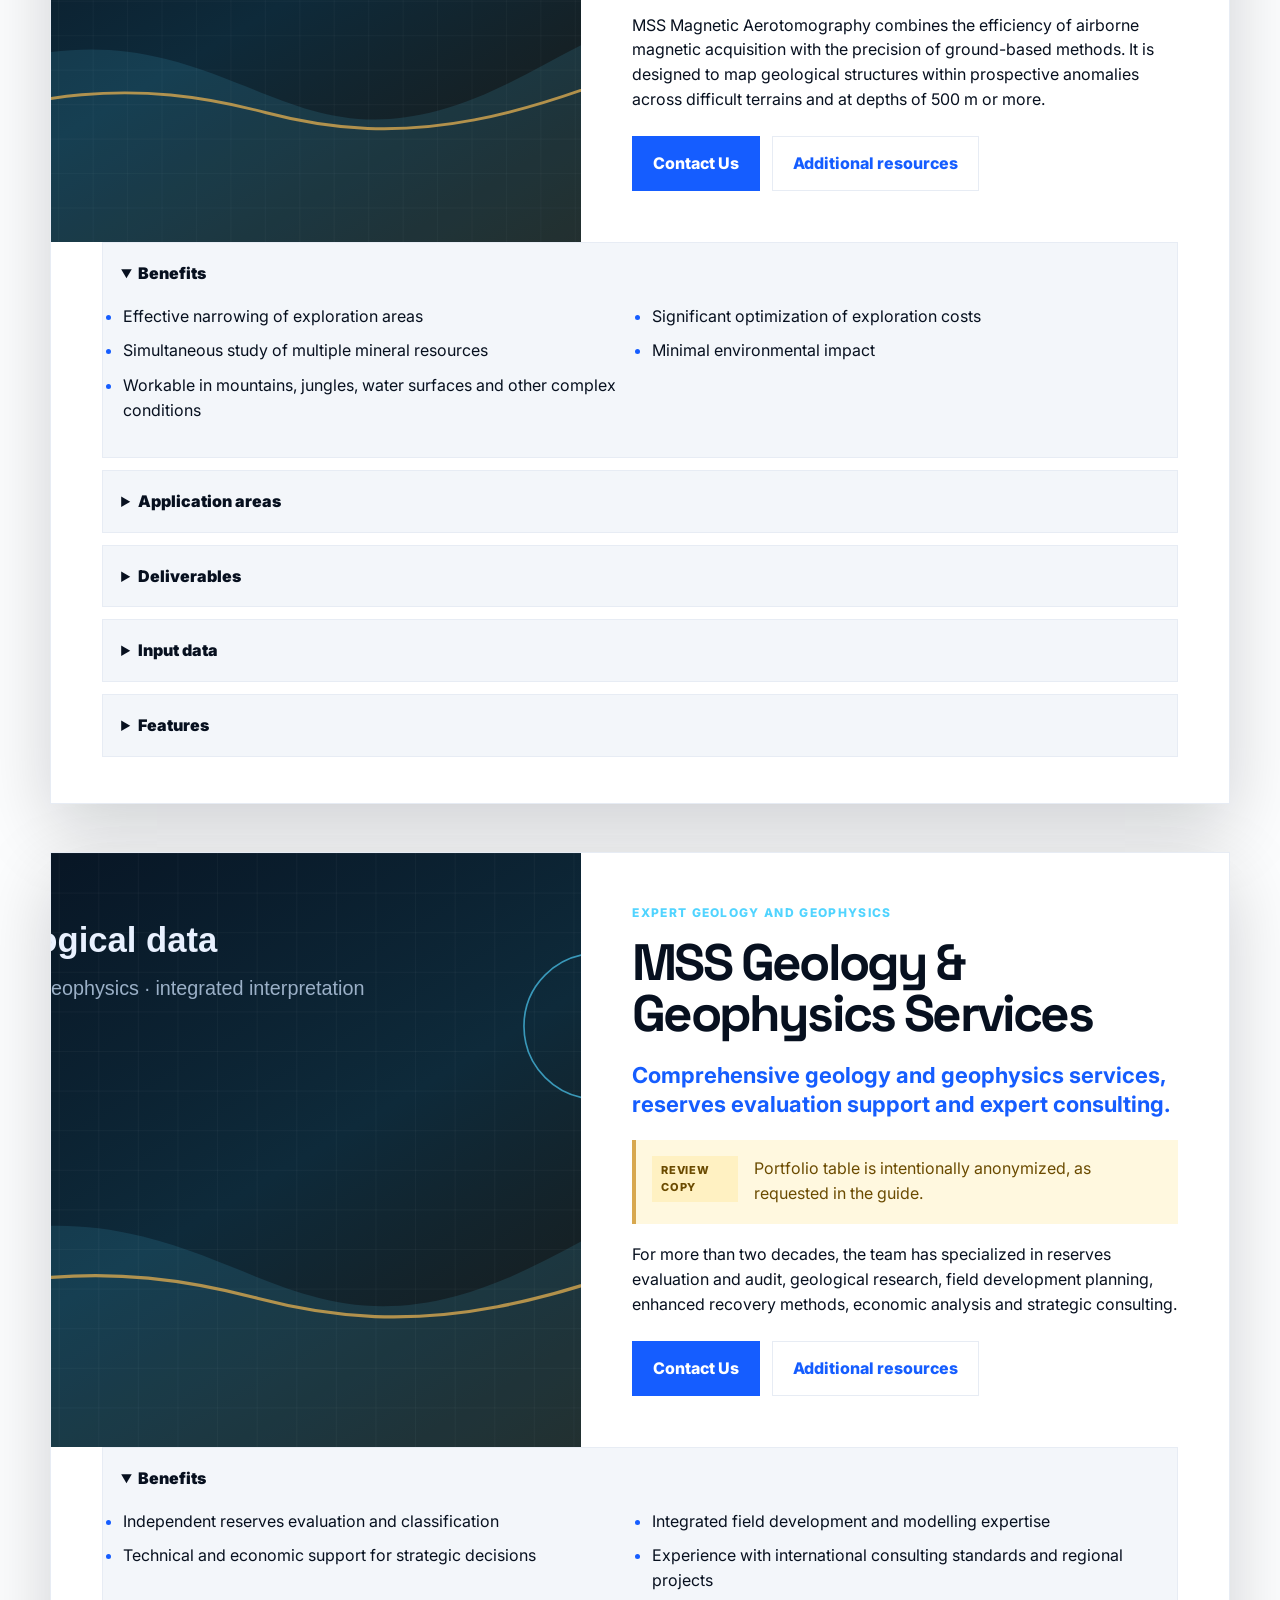
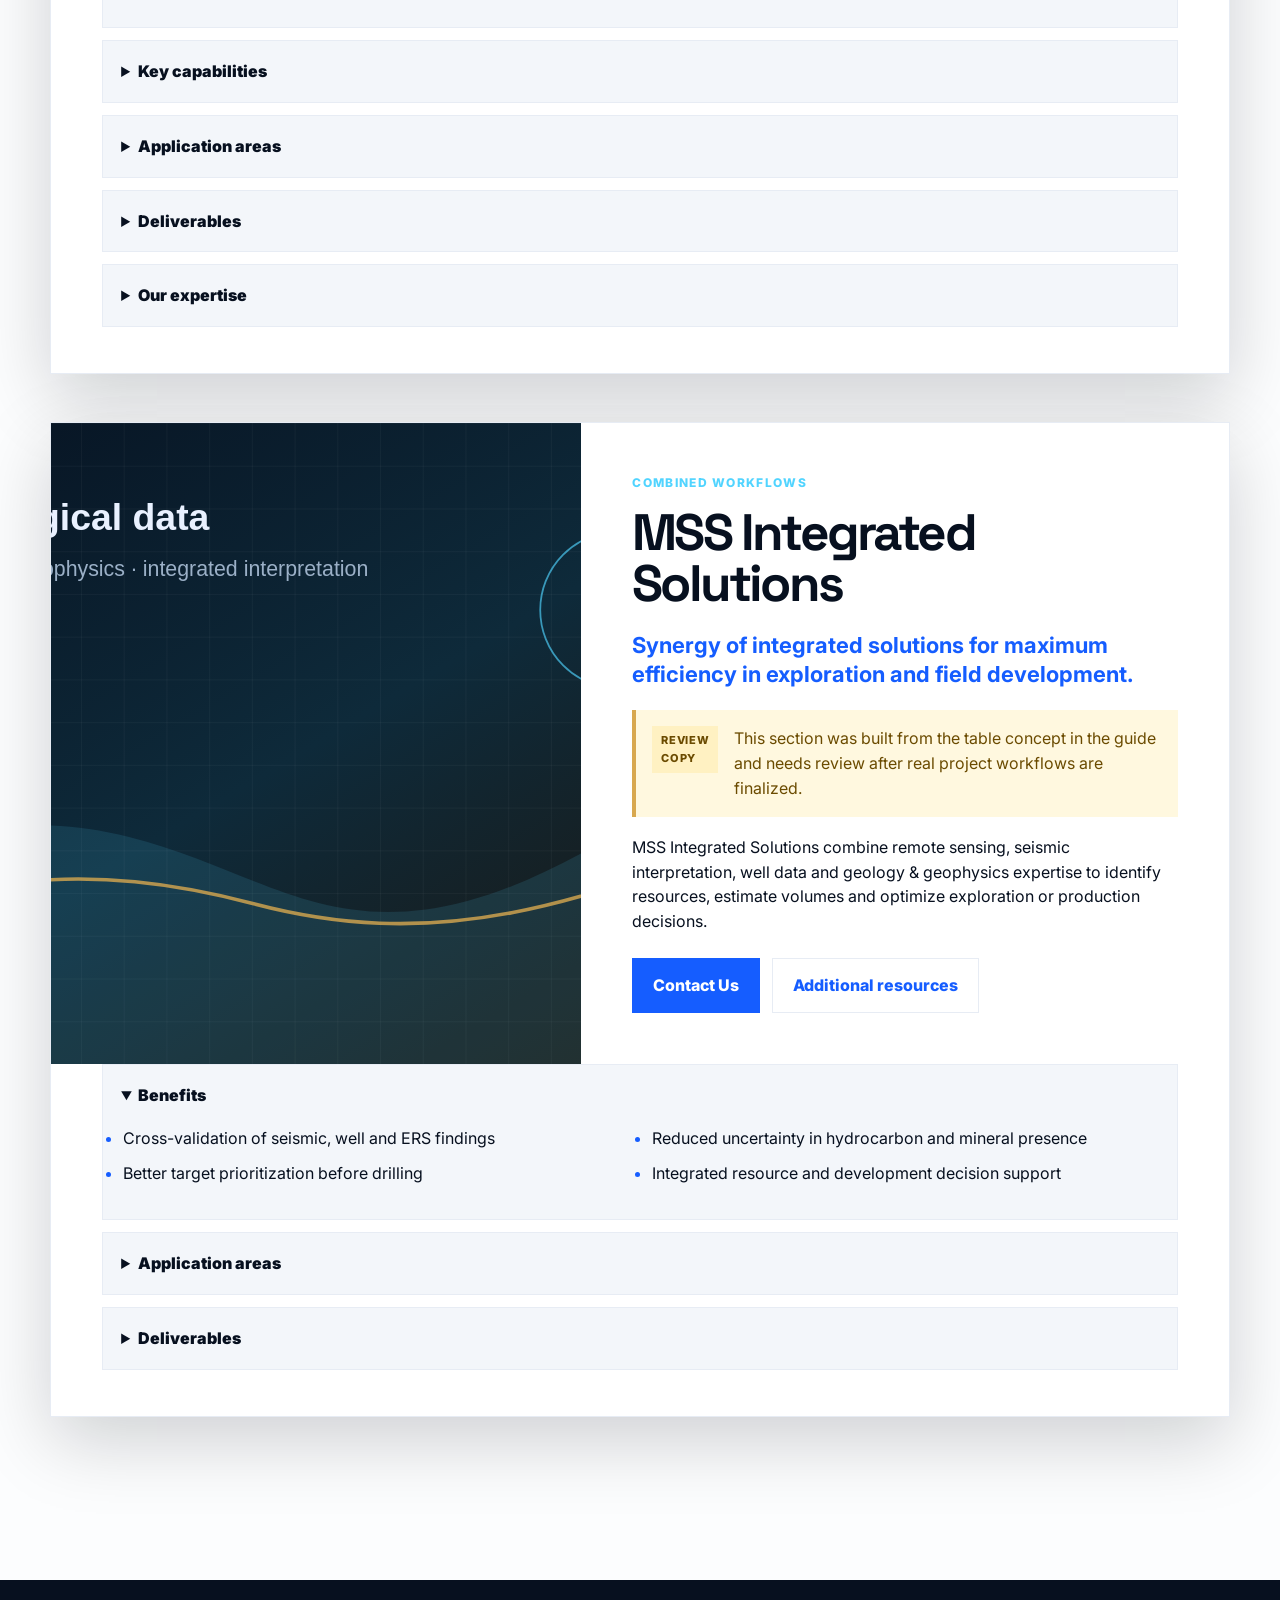
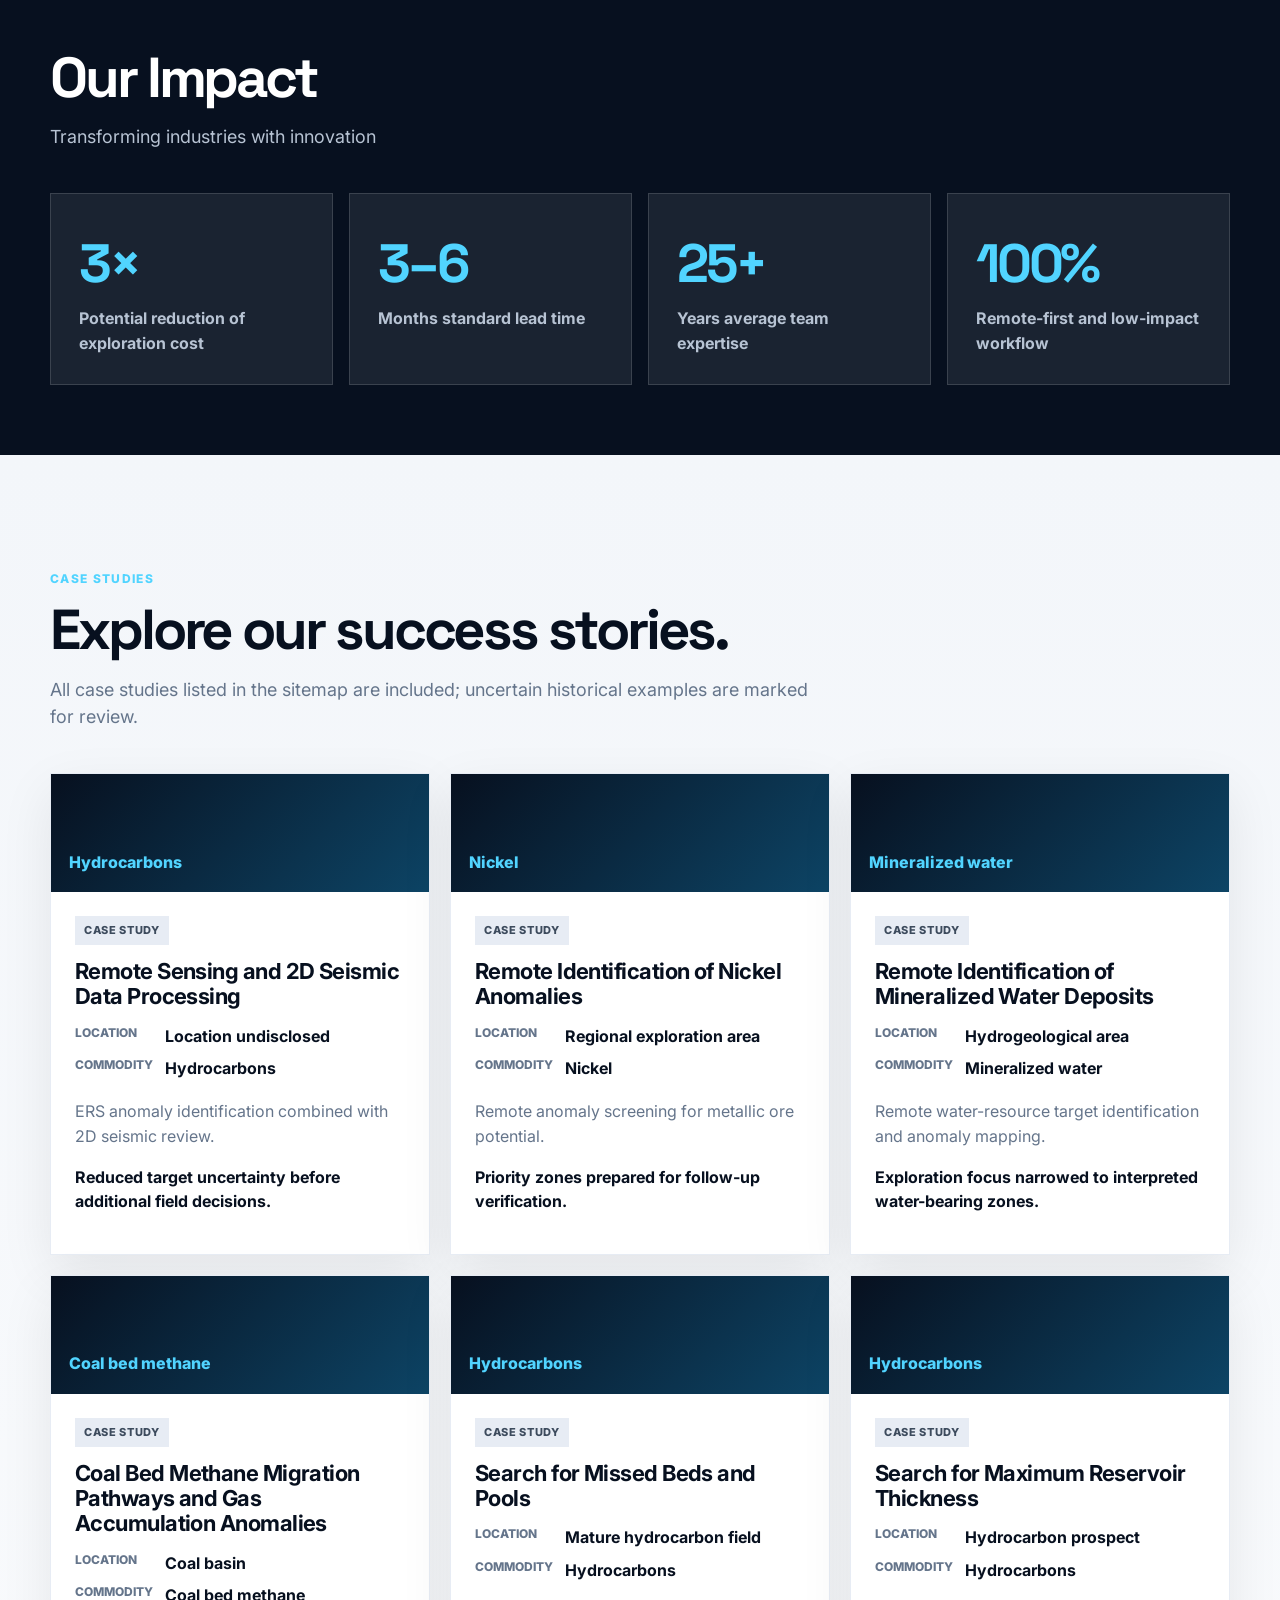
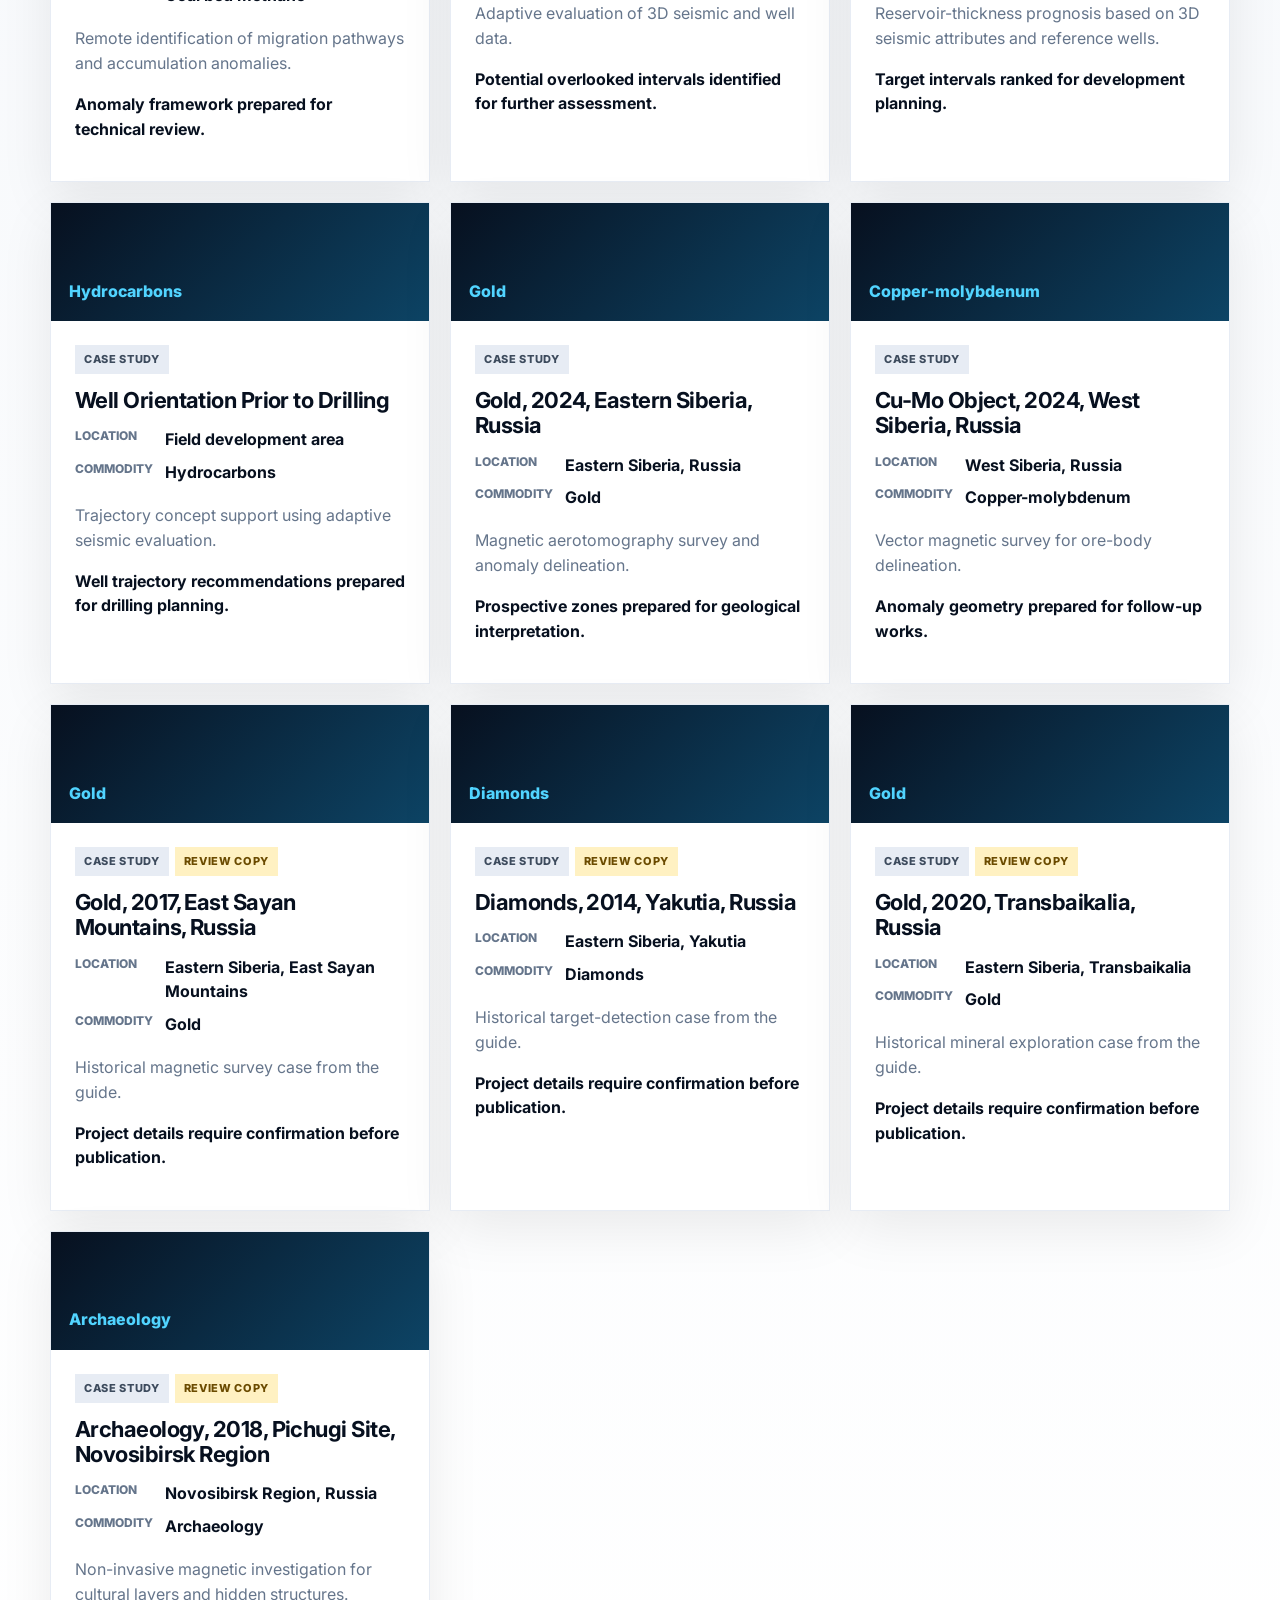
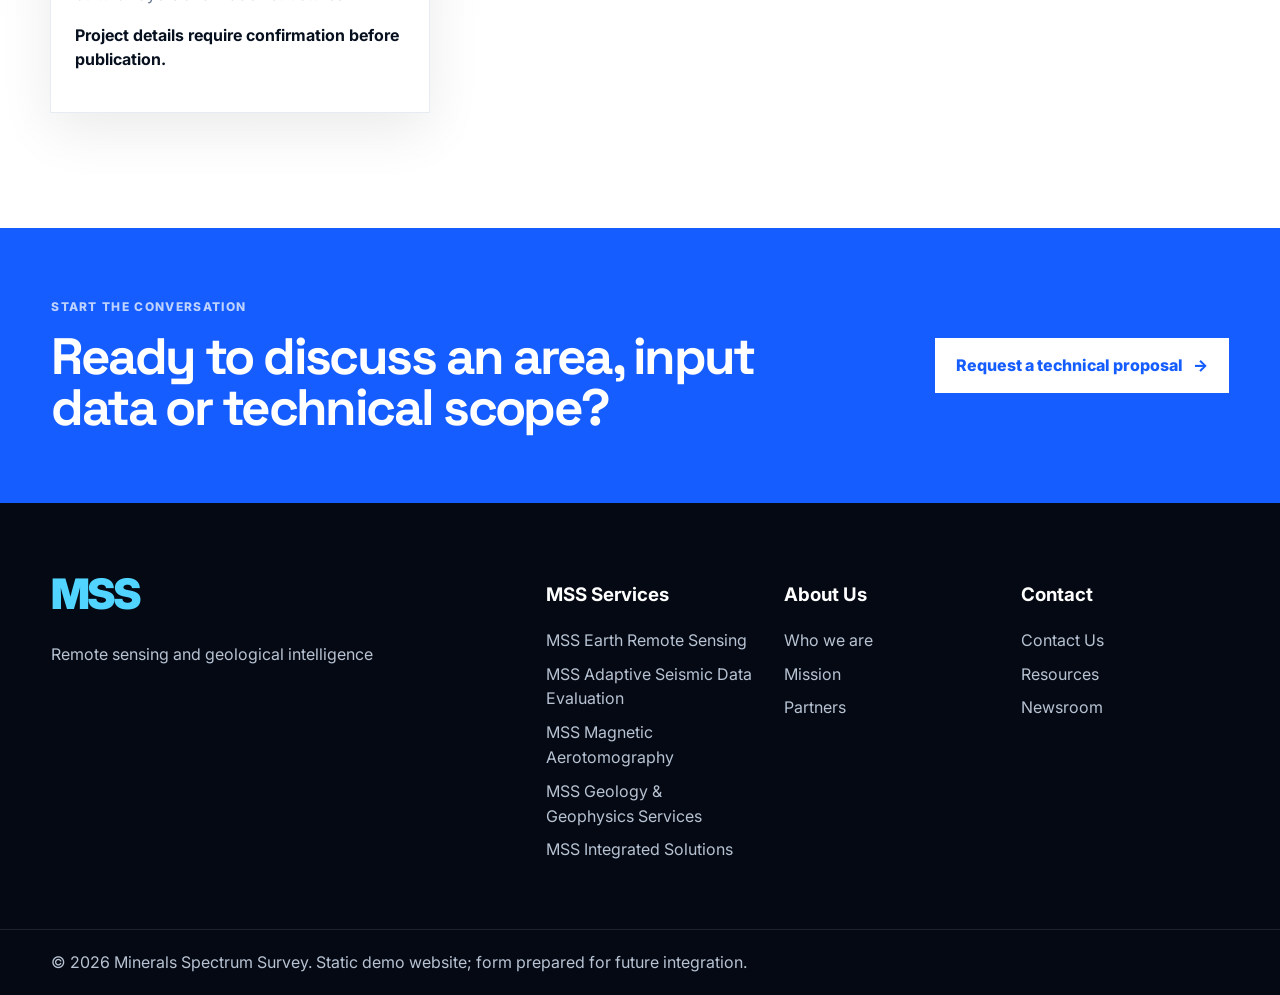
<file: services.html>
<!doctype html>
<html lang="en">
<head>
  <meta charset="utf-8" />
  <meta name="viewport" content="width=device-width, initial-scale=1" />
  <meta name="description" content="Minerals Spectrum Survey provides remote sensing, adaptive seismic evaluation, magnetic aerotomography, and integrated geology and geophysics solutions." />
  <title>MSS Smart Solutions | Mineral Spectrum Survey</title>
  <link rel="icon" href="assets/favicon.svg" type="image/svg+xml" />
  <link rel="stylesheet" href="styles.css" />
</head>
<body data-page="services">
  <div id="site-root"></div>
  <noscript>
    <main class="noscript">
      <h1>Minerals Spectrum Survey</h1>
      <p>This static website uses JavaScript to render bilingual content. Please enable JavaScript to view the full site.</p>
    </main>
  </noscript>
  <script src="data.js"></script>
  <script src="script.js"></script>
</body>
</html>
</file>
<file: styles.css>
@import url('https://fonts.googleapis.com/css2?family=Inter:wght@400;500;600;700;800&family=Space+Grotesk:wght@500;600;700&display=swap');

:root {
  --navy-950: #050913;
  --navy-900: #07101f;
  --navy-850: #0a1628;
  --navy-800: #0c1d32;
  --slate-700: #3d4b5d;
  --slate-500: #65758b;
  --slate-300: #b7c3d3;
  --slate-150: #e7ecf4;
  --slate-100: #f3f6fa;
  --white: #ffffff;
  --blue: #155dff;
  --electric: #51d4ff;
  --teal: #20c7b0;
  --copper: #d8a84f;
  --gold: #f3c75e;
  --review: #fff1c2;
  --danger: #d46b46;
  --shadow: 0 24px 70px rgba(5, 9, 19, 0.18);
  --radius-xl: 30px;
  --radius-lg: 20px;
  --radius-md: 14px;
  --header-height: 78px;
  font-synthesis-weight: none;
}

* { box-sizing: border-box; }
html { scroll-behavior: smooth; }
body {
  margin: 0;
  font-family: Inter, system-ui, -apple-system, BlinkMacSystemFont, "Segoe UI", sans-serif;
  color: var(--navy-900);
  background: var(--slate-100);
  line-height: 1.55;
}
body::before {
  content: "";
  position: fixed;
  inset: 0;
  pointer-events: none;
  background:
    linear-gradient(rgba(9, 21, 38, 0.035) 1px, transparent 1px),
    linear-gradient(90deg, rgba(9, 21, 38, 0.035) 1px, transparent 1px);
  background-size: 44px 44px;
  z-index: -1;
}
a { color: inherit; text-decoration: none; }
img { max-width: 100%; display: block; }
button, input, textarea, select { font: inherit; }
button, a { cursor: pointer; }

.container { width: min(1180px, calc(100% - 40px)); margin: 0 auto; }
.noscript { padding: 80px 30px; }

.site-header {
  position: sticky;
  top: 0;
  z-index: 100;
  display: grid;
  grid-template-columns: auto 1fr auto;
  align-items: center;
  gap: 22px;
  height: var(--header-height);
  padding: 0 clamp(18px, 3vw, 46px);
  color: var(--white);
  background: rgba(5, 9, 19, 0.9);
  border-bottom: 1px solid rgba(255,255,255,0.12);
  backdrop-filter: blur(18px);
}
.brand { display: flex; align-items: center; gap: 14px; min-width: 260px; }
.brand-mark {
  width: 48px;
  height: 48px;
  display: grid;
  place-items: center;
  border: 1px solid rgba(81, 212, 255, 0.45);
  color: var(--electric);
  font-family: "Space Grotesk", Inter, sans-serif;
  font-weight: 800;
  letter-spacing: -0.05em;
  background: linear-gradient(135deg, rgba(81,212,255,0.12), rgba(216,168,79,0.16));
}
.brand-copy { display: flex; flex-direction: column; line-height: 1.1; }
.brand-copy strong { font-size: 14px; letter-spacing: .02em; }
.brand-copy small { margin-top: 4px; font-size: 11px; color: var(--slate-300); }
.main-nav { display: flex; align-items: stretch; justify-content: center; height: 100%; gap: 2px; }
.nav-group { position: relative; display: flex; align-items: center; }
.nav-link, .contact-link, .icon-button { color: rgba(255,255,255,0.86); font-size: 14px; font-weight: 600; }
.nav-link { padding: 30px 14px; transition: color .2s ease, background .2s ease; }
.nav-link:hover { color: var(--white); background: rgba(255,255,255,0.06); }
.mega-menu {
  position: absolute;
  top: calc(100% - 1px);
  left: 0;
  display: grid;
  min-width: 330px;
  padding: 16px;
  background: var(--white);
  color: var(--navy-900);
  border: 1px solid var(--slate-150);
  box-shadow: var(--shadow);
  transform: translateY(12px);
  opacity: 0;
  visibility: hidden;
  transition: .22s ease;
}
.nav-group:hover .mega-menu { opacity: 1; visibility: visible; transform: translateY(0); }
.mega-menu a { padding: 13px 14px; border-left: 2px solid transparent; color: var(--slate-700); }
.mega-menu a:hover { border-left-color: var(--blue); color: var(--blue); background: var(--slate-100); }
.header-actions { display: flex; align-items: center; gap: 14px; }
.contact-link { padding: 12px 16px; border: 1px solid rgba(255,255,255,.22); }
.contact-link:hover { background: var(--blue); border-color: var(--blue); }
.icon-button { border: 0; background: transparent; font-size: 26px; line-height: 1; }
.lang-switch { display: flex; border: 1px solid rgba(255,255,255,.22); }
.lang-switch button { padding: 8px 10px; border: 0; background: transparent; color: var(--slate-300); font-size: 12px; font-weight: 700; }
.lang-switch .active { color: var(--white); background: var(--blue); }
.menu-toggle { display: none; background: transparent; border: 0; width: 42px; }
.menu-toggle span { display: block; height: 2px; margin: 7px 0; background: var(--white); }

.search-panel {
  position: fixed;
  inset: 0;
  z-index: 200;
  display: none;
  background: rgba(5,9,19,.72);
  backdrop-filter: blur(10px);
  padding: 90px 20px;
}
.search-panel.open { display: block; }
.search-shell {
  position: relative;
  max-width: 840px;
  margin: 0 auto;
  padding: 34px;
  background: var(--white);
  box-shadow: var(--shadow);
}
.search-close { position: absolute; right: 20px; top: 15px; border: 0; background: transparent; font-size: 36px; }
.search-shell input { width: 100%; padding: 18px; border: 1px solid var(--slate-150); font-size: 18px; }
.search-results { display: grid; gap: 10px; margin-top: 20px; }
.search-results a { display: grid; gap: 4px; padding: 16px; border: 1px solid var(--slate-150); }
.search-results a:hover { border-color: var(--blue); box-shadow: 0 10px 30px rgba(21,93,255,.12); }
.search-results span, .search-results small { color: var(--slate-500); }

.scroll-animation {
  position: relative;
  height: 340vh;
  min-height: 3000px;
  overflow: visible;
  background: var(--navy-950);
  color: var(--white);
  --scroll-progress: 0;
}
.scroll-animation-frame {
  position: sticky;
  top: 0;
  height: 100vh;
  overflow: hidden;
}
.scroll-animation video {
  width: 100%;
  height: 100%;
  display: block;
  object-fit: cover;
  opacity: .94;
}
.scroll-animation-shade {
  position: absolute;
  inset: 0;
  pointer-events: none;
  background:
    linear-gradient(180deg, rgba(5,9,19,.58), rgba(5,9,19,.05) 38%, rgba(5,9,19,.74)),
    linear-gradient(90deg, rgba(5,9,19,.82), rgba(5,9,19,.24) 46%, rgba(5,9,19,.42));
}
.scroll-animation-copy {
  position: absolute;
  left: clamp(20px, 6vw, 86px);
  bottom: clamp(74px, 12vh, 140px);
  z-index: 1;
  width: min(780px, calc(100% - 40px));
  transition: opacity .24s ease, transform .24s ease;
  opacity: calc(1 - (var(--scroll-progress) * .28));
  transform: translateY(calc(var(--scroll-progress) * -10px));
}
.scroll-animation-copy h1 {
  margin: 0;
  max-width: 800px;
  font-family: "Space Grotesk", Inter, sans-serif;
  font-size: clamp(46px, 7vw, 96px);
  line-height: .98;
  letter-spacing: -0.055em;
}
.scroll-animation-copy p:not(.eyebrow) {
  max-width: 650px;
  margin: 22px 0 0;
  color: rgba(255,255,255,.78);
  font-size: clamp(17px, 1.8vw, 21px);
}
.scroll-animation-cue {
  position: absolute;
  left: 50%;
  bottom: 24px;
  width: 28px;
  height: 46px;
  border: 1px solid rgba(255,255,255,.48);
  transform: translateX(-50%);
  opacity: .78;
  transition: opacity .2s ease;
}
.scroll-animation-cue span {
  position: absolute;
  left: 50%;
  top: 10px;
  width: 4px;
  height: 8px;
  background: var(--electric);
  transform: translateX(-50%);
  animation: scrollCue 1.5s ease-in-out infinite;
}
.scroll-animation.is-playing .scroll-animation-cue { opacity: 0; }
@keyframes scrollCue {
  0% { transform: translate(-50%, 0); opacity: 0; }
  35% { opacity: 1; }
  100% { transform: translate(-50%, 16px); opacity: 0; }
}

.hero { position: relative; min-height: 560px; display: flex; align-items: center; overflow: hidden; color: var(--white); background: var(--navy-950); }
.hero-large { min-height: calc(100vh - var(--header-height)); }
.hero-bg, .hero-overlay, .hero-grid { position: absolute; inset: 0; }
.hero-bg img { width: 100%; height: 100%; object-fit: cover; opacity: .58; filter: saturate(.85) contrast(1.1); }
.hero-overlay { background: linear-gradient(90deg, rgba(5,9,19,.96), rgba(5,9,19,.78) 43%, rgba(5,9,19,.2)); }
.hero-grid {
  background:
    linear-gradient(rgba(255,255,255,.07) 1px, transparent 1px),
    linear-gradient(90deg, rgba(255,255,255,.07) 1px, transparent 1px);
  background-size: 60px 60px;
  mask-image: linear-gradient(90deg, #000, transparent 78%);
}
.hero-content { position: relative; padding: 90px 0; max-width: 900px; margin: 0 auto; }
.eyebrow, .section-kicker { margin: 0 0 14px; color: var(--electric); font-weight: 800; letter-spacing: .11em; text-transform: uppercase; font-size: 12px; }
.hero h1, .section-header h2, .two-col h2, .cta-card h2, .contact-form h2, .contact-panel h2 {
  font-family: "Space Grotesk", Inter, sans-serif;
  letter-spacing: -0.055em;
  line-height: .98;
}
.hero h1 { max-width: 860px; margin: 0; font-size: clamp(52px, 7vw, 104px); }
.hero p:not(.eyebrow) { max-width: 700px; color: rgba(255,255,255,.78); font-size: clamp(18px, 2vw, 22px); }
.hero-actions { display: flex; flex-wrap: wrap; gap: 14px; margin-top: 34px; }
.button {
  display: inline-flex;
  align-items: center;
  gap: 10px;
  padding: 14px 20px;
  background: var(--blue);
  color: var(--white);
  border: 1px solid var(--blue);
  font-weight: 800;
  transition: transform .18s ease, background .18s ease, border-color .18s ease;
}
.button:hover { transform: translateY(-2px); background: #0047e6; }
.button-ghost { background: rgba(255,255,255,.05); border-color: rgba(255,255,255,.34); }
.button-ghost:hover { background: rgba(255,255,255,.14); border-color: rgba(255,255,255,.6); }
.button-light { background: var(--white); color: var(--blue); border-color: var(--white); }
.button-subtle { background: transparent; color: var(--blue); border-color: var(--slate-150); }
.button-subtle:hover { background: var(--slate-100); }
.text-link { color: var(--blue); font-weight: 800; display: inline-flex; align-items: center; gap: 8px; }

.section { padding: clamp(70px, 9vw, 126px) 0; }
.compact-section { padding: 70px 0; }
.light-section { background: rgba(255,255,255,.72); }
.dark-section { background: var(--navy-900); color: var(--white); }
.split-section { background: linear-gradient(180deg, var(--slate-100), var(--white)); }
.section-header { max-width: 760px; margin-bottom: 42px; }
.section-header h2, .two-col h2, .cta-card h2 { margin: 0; font-size: clamp(36px, 4.4vw, 66px); }
.section-header p:not(.section-kicker), .lead-block p, .two-col > p { color: var(--slate-500); font-size: 18px; }
.dark-section .section-header p:not(.section-kicker), .dark-section .lead-block p, .dark-section .two-col > p { color: var(--slate-300); }
.two-col { display: grid; grid-template-columns: minmax(0, .95fr) minmax(0, 1.05fr); gap: clamp(32px, 5vw, 78px); align-items: center; }
.align-start { align-items: start; }
.lead-block { border-left: 4px solid var(--blue); padding-left: 24px; }

.solution-grid { display: grid; grid-template-columns: repeat(5, minmax(0, 1fr)); gap: 1px; background: rgba(255,255,255,.16); border: 1px solid rgba(255,255,255,.14); }
.light-section .solution-grid { background: var(--slate-150); border-color: var(--slate-150); }
.solution-card { min-height: 320px; display: flex; flex-direction: column; justify-content: flex-end; padding: 28px; background: linear-gradient(180deg, rgba(13,36,67,.82), rgba(6,16,31,.98)); color: var(--white); position: relative; overflow: hidden; }
.solution-card::before { content: ""; position: absolute; inset: auto -20% -50% 20%; height: 65%; background: radial-gradient(circle, rgba(81,212,255,.22), transparent 63%); transition: transform .25s ease; }
.solution-card:hover::before { transform: translateY(-28px); }
.solution-card:hover { background: linear-gradient(180deg, #155dff, #07101f); }
.card-index { position: absolute; top: 24px; left: 28px; color: var(--electric); font-weight: 800; }
.solution-card h3 { position: relative; font-size: 24px; line-height: 1.06; margin: 0 0 16px; letter-spacing: -.035em; }
.solution-card p { position: relative; color: rgba(255,255,255,.76); }
.card-link { position: relative; margin-top: 20px; font-weight: 800; color: var(--white); }
.solution-grid.compact { grid-template-columns: repeat(3, minmax(0, 1fr)); }

.stat-grid { display: grid; grid-template-columns: repeat(4, minmax(0, 1fr)); gap: 16px; }
.stat-card { padding: 28px; background: rgba(255,255,255,.08); border: 1px solid rgba(255,255,255,.14); }
.light-section .stat-card { background: var(--white); border-color: var(--slate-150); box-shadow: 0 14px 40px rgba(5,9,19,.06); }
.stat-card strong { display: block; font-family: "Space Grotesk"; font-size: 54px; letter-spacing: -.06em; color: var(--electric); }
.stat-card span { color: var(--slate-300); font-weight: 700; }
.light-section .stat-card span { color: var(--slate-700); }

.news-strip, .article-grid, .resource-grid, .partner-grid, .value-grid, .mini-grid { display: grid; gap: 18px; }
.news-strip { grid-template-columns: repeat(3, minmax(0, 1fr)); }
.article-grid, .resource-grid, .partner-grid { grid-template-columns: repeat(3, minmax(0, 1fr)); }
.value-grid { grid-template-columns: repeat(3, minmax(0, 1fr)); }
.mini-grid { grid-template-columns: repeat(2, minmax(0, 1fr)); }
.news-mini, .article-card, .resource-card, .partner-card, .value-card, .mini-card, .cta-card, .contact-panel, .contact-form, .case-card {
  background: var(--white);
  border: 1px solid var(--slate-150);
  box-shadow: 0 18px 50px rgba(5,9,19,.08);
}
.dark-section .article-card, .dark-section .partner-card, .dark-section .resource-card, .dark-section .value-card, .dark-section .mini-card {
  background: rgba(255,255,255,.07);
  border-color: rgba(255,255,255,.14);
  color: var(--white);
}
.news-mini, .article-card, .resource-card, .partner-card, .value-card, .mini-card { padding: 28px; }
.news-mini h3, .article-card h3, .resource-card h3, .partner-card h3, .value-card h3, .mini-card h4 { margin: 12px 0 10px; font-size: 22px; letter-spacing: -.025em; line-height: 1.15; }
.news-mini p, .article-card p, .resource-card p, .partner-card p, .value-card p, .mini-card p { color: var(--slate-500); }
.dark-section .article-card p, .dark-section .partner-card p, .dark-section .mini-card p { color: var(--slate-300); }
.tag { display: inline-flex; align-items: center; padding: 6px 9px; margin: 0 6px 6px 0; font-size: 11px; font-weight: 800; text-transform: uppercase; letter-spacing: .06em; background: var(--slate-150); color: var(--slate-700); }
.tag-review { background: var(--review); color: #6b4b00; }
.tag-demo { background: rgba(21,93,255,.1); color: var(--blue); }
.dark-section .tag-demo { background: rgba(81,212,255,.16); color: var(--electric); }
.editor-note { display: flex; gap: 10px; align-items: flex-start; margin-top: 18px; padding: 16px; background: #fff8df; color: #6b4b00; border-left: 4px solid var(--copper); }
.inline-note { margin-bottom: 18px; }

.case-grid { display: grid; grid-template-columns: repeat(3, minmax(0, 1fr)); gap: 20px; }
.two-col .case-grid { grid-template-columns: 1fr; }
.anchor-target { display: block; position: relative; top: calc(-1 * var(--header-height) - 18px); }

.case-card { overflow: hidden; }
.case-media { height: 118px; display: flex; align-items: flex-end; padding: 18px; background: linear-gradient(135deg, var(--navy-900), #0d4465); color: var(--electric); font-weight: 800; }
.case-body { padding: 24px; }
.case-body h3 { margin: 8px 0 14px; font-size: 22px; line-height: 1.14; letter-spacing: -.025em; }
.case-body dl { display: grid; gap: 8px; margin: 0 0 18px; }
.case-body dl div { display: grid; grid-template-columns: 82px 1fr; gap: 8px; }
.case-body dt { color: var(--slate-500); font-size: 12px; font-weight: 800; text-transform: uppercase; }
.case-body dd { margin: 0; color: var(--navy-900); font-weight: 700; }
.case-body p { color: var(--slate-500); }
.outcome { color: var(--navy-900) !important; font-weight: 700; }

.image-panel { min-height: 460px; background: var(--navy-900); overflow: hidden; box-shadow: var(--shadow); }
.image-panel img { width: 100%; height: 100%; object-fit: cover; min-height: 460px; }
.service-stack { padding-top: 40px; }
.service-detail { display: grid; grid-template-columns: .9fr 1.1fr; gap: 0; margin-bottom: 48px; background: var(--white); border: 1px solid var(--slate-150); box-shadow: var(--shadow); scroll-margin-top: calc(var(--header-height) + 24px); }
.service-visual { min-height: 450px; background: var(--navy-900); }
.service-visual img { width: 100%; height: 100%; object-fit: cover; min-height: 450px; }
.service-copy { padding: clamp(30px, 4vw, 58px); }
.service-copy h2 { margin: 0; font-size: clamp(34px, 4vw, 58px); line-height: 1; letter-spacing: -.055em; font-family: "Space Grotesk"; }
.service-copy h3 { color: var(--blue); font-size: 22px; line-height: 1.3; }
.service-actions { display: flex; gap: 12px; flex-wrap: wrap; margin-top: 24px; }
.service-tabs { grid-column: 1 / -1; padding: 0 clamp(30px, 4vw, 58px) 46px; display: grid; gap: 12px; }
details { border: 1px solid var(--slate-150); background: var(--slate-100); }
summary { padding: 18px; font-weight: 900; cursor: pointer; }
details > p, details > ul, details > .mini-grid { padding: 0 18px 18px; margin-top: 0; }
.clean-list { display: grid; grid-template-columns: repeat(2, minmax(0, 1fr)); gap: 10px 22px; padding-left: 20px; }
.clean-list li::marker { color: var(--blue); }

.cta-card { display: flex; align-items: center; justify-content: space-between; gap: 30px; padding: 42px; }
.contact-layout { display: grid; grid-template-columns: minmax(0, 1.3fr) minmax(320px, .7fr); gap: 24px; align-items: start; }
.contact-form, .contact-panel { padding: clamp(28px, 4vw, 48px); }
.form-grid { display: grid; grid-template-columns: repeat(2, minmax(0, 1fr)); gap: 16px; margin: 24px 0; }
label { display: grid; gap: 8px; color: var(--slate-700); font-weight: 800; }
label.full { grid-column: 1 / -1; }
input, textarea, select { width: 100%; padding: 14px; border: 1px solid var(--slate-150); background: var(--white); color: var(--navy-900); }
input:focus, textarea:focus, select:focus { outline: 3px solid rgba(81,212,255,.32); border-color: var(--blue); }
.form-status { color: var(--slate-500); font-weight: 700; }
.form-status.visible { color: var(--blue); }

.table-wrap { overflow-x: auto; background: var(--white); color: var(--navy-900); border: 1px solid rgba(255,255,255,.12); }
table { width: 100%; border-collapse: collapse; min-width: 760px; }
th, td { padding: 16px; text-align: left; border-bottom: 1px solid var(--slate-150); vertical-align: top; }
th { background: var(--navy-850); color: var(--white); font-size: 12px; text-transform: uppercase; letter-spacing: .08em; }

.site-footer { background: var(--navy-950); color: var(--white); }
.footer-cta { display: flex; align-items: center; justify-content: space-between; gap: 24px; padding: 70px clamp(20px, 4vw, 56px); background: var(--blue); }
.footer-cta h2 { max-width: 760px; margin: 0; font-size: clamp(32px, 4vw, 58px); line-height: 1; letter-spacing: -.05em; font-family: "Space Grotesk"; }
.footer-cta .section-kicker { color: rgba(255,255,255,.72); }
.footer-main { display: grid; grid-template-columns: .8fr 1.2fr; gap: 40px; padding: 58px clamp(20px, 4vw, 56px); }
.footer-brand { font-size: 42px; color: var(--electric); font-weight: 900; letter-spacing: -.07em; }
.footer-main p { color: var(--slate-300); max-width: 380px; }
.footer-columns { display: grid; grid-template-columns: repeat(3, minmax(0, 1fr)); gap: 30px; }
.footer-columns h3 { color: var(--white); }
.footer-columns a { display: block; color: var(--slate-300); margin: 9px 0; }
.footer-columns a:hover { color: var(--electric); }
.footer-note { margin: 0; padding: 20px clamp(20px, 4vw, 56px); color: var(--slate-300); border-top: 1px solid rgba(255,255,255,.1); }

.reveal { opacity: 0; transform: translateY(22px); transition: opacity .6s ease, transform .6s ease; transition-delay: calc(var(--i, 0) * 45ms); }
.reveal.is-visible { opacity: 1; transform: none; }

@media (max-width: 1120px) {
  .site-header { grid-template-columns: auto auto 1fr; }
  .menu-toggle { display: block; justify-self: end; }
  .main-nav { position: fixed; top: var(--header-height); left: 0; right: 0; height: auto; display: none; flex-direction: column; align-items: stretch; padding: 14px; background: var(--navy-900); border-top: 1px solid rgba(255,255,255,.12); }
  .main-nav.open { display: flex; }
  .nav-group { display: block; }
  .nav-link { display: block; padding: 14px; }
  .mega-menu { position: static; opacity: 1; visibility: visible; transform: none; box-shadow: none; min-width: 0; margin: 0 0 10px; padding: 8px; }
  .header-actions { justify-self: end; }
  .brand { min-width: 0; }
  .brand-copy small { display: none; }
  .solution-grid { grid-template-columns: repeat(2, minmax(0, 1fr)); }
  .solution-grid.compact { grid-template-columns: repeat(2, minmax(0, 1fr)); }
}
@media (max-width: 900px) {
  .hero { min-height: 620px; }
  .hero h1 { font-size: clamp(44px, 12vw, 70px); }
  .two-col, .service-detail, .contact-layout, .footer-main { grid-template-columns: 1fr; }
  .stat-grid, .news-strip, .article-grid, .resource-grid, .partner-grid, .value-grid, .case-grid { grid-template-columns: repeat(2, minmax(0, 1fr)); }
  .footer-cta, .cta-card { flex-direction: column; align-items: flex-start; }
}
@media (max-width: 640px) {
  .container { width: min(100% - 28px, 1180px); }
  .site-header { padding: 0 14px; gap: 10px; }
  .brand-copy strong { display: none; }
  .contact-link { display: none; }
  .hero { min-height: 560px; }
  .section { padding: 64px 0; }
  .solution-grid, .solution-grid.compact, .stat-grid, .news-strip, .article-grid, .resource-grid, .partner-grid, .value-grid, .case-grid, .mini-grid, .clean-list, .form-grid { grid-template-columns: 1fr; }
  .solution-card { min-height: 250px; }
  .service-tabs, .service-copy { padding-left: 22px; padding-right: 22px; }
  .footer-columns { grid-template-columns: 1fr; }
  .case-body dl div { grid-template-columns: 1fr; }
  .scroll-animation { height: 300vh; min-height: 2100px; }
  .scroll-animation-copy { bottom: 72px; }
  .scroll-animation-copy h1 { font-size: clamp(42px, 11vw, 68px); }
}
@media (prefers-reduced-motion: reduce) {
  *, *::before, *::after { animation-duration: .001ms !important; transition-duration: .001ms !important; scroll-behavior: auto !important; }
  .reveal { opacity: 1; transform: none; }
  .scroll-animation-cue { display: none; }
}
</file>
